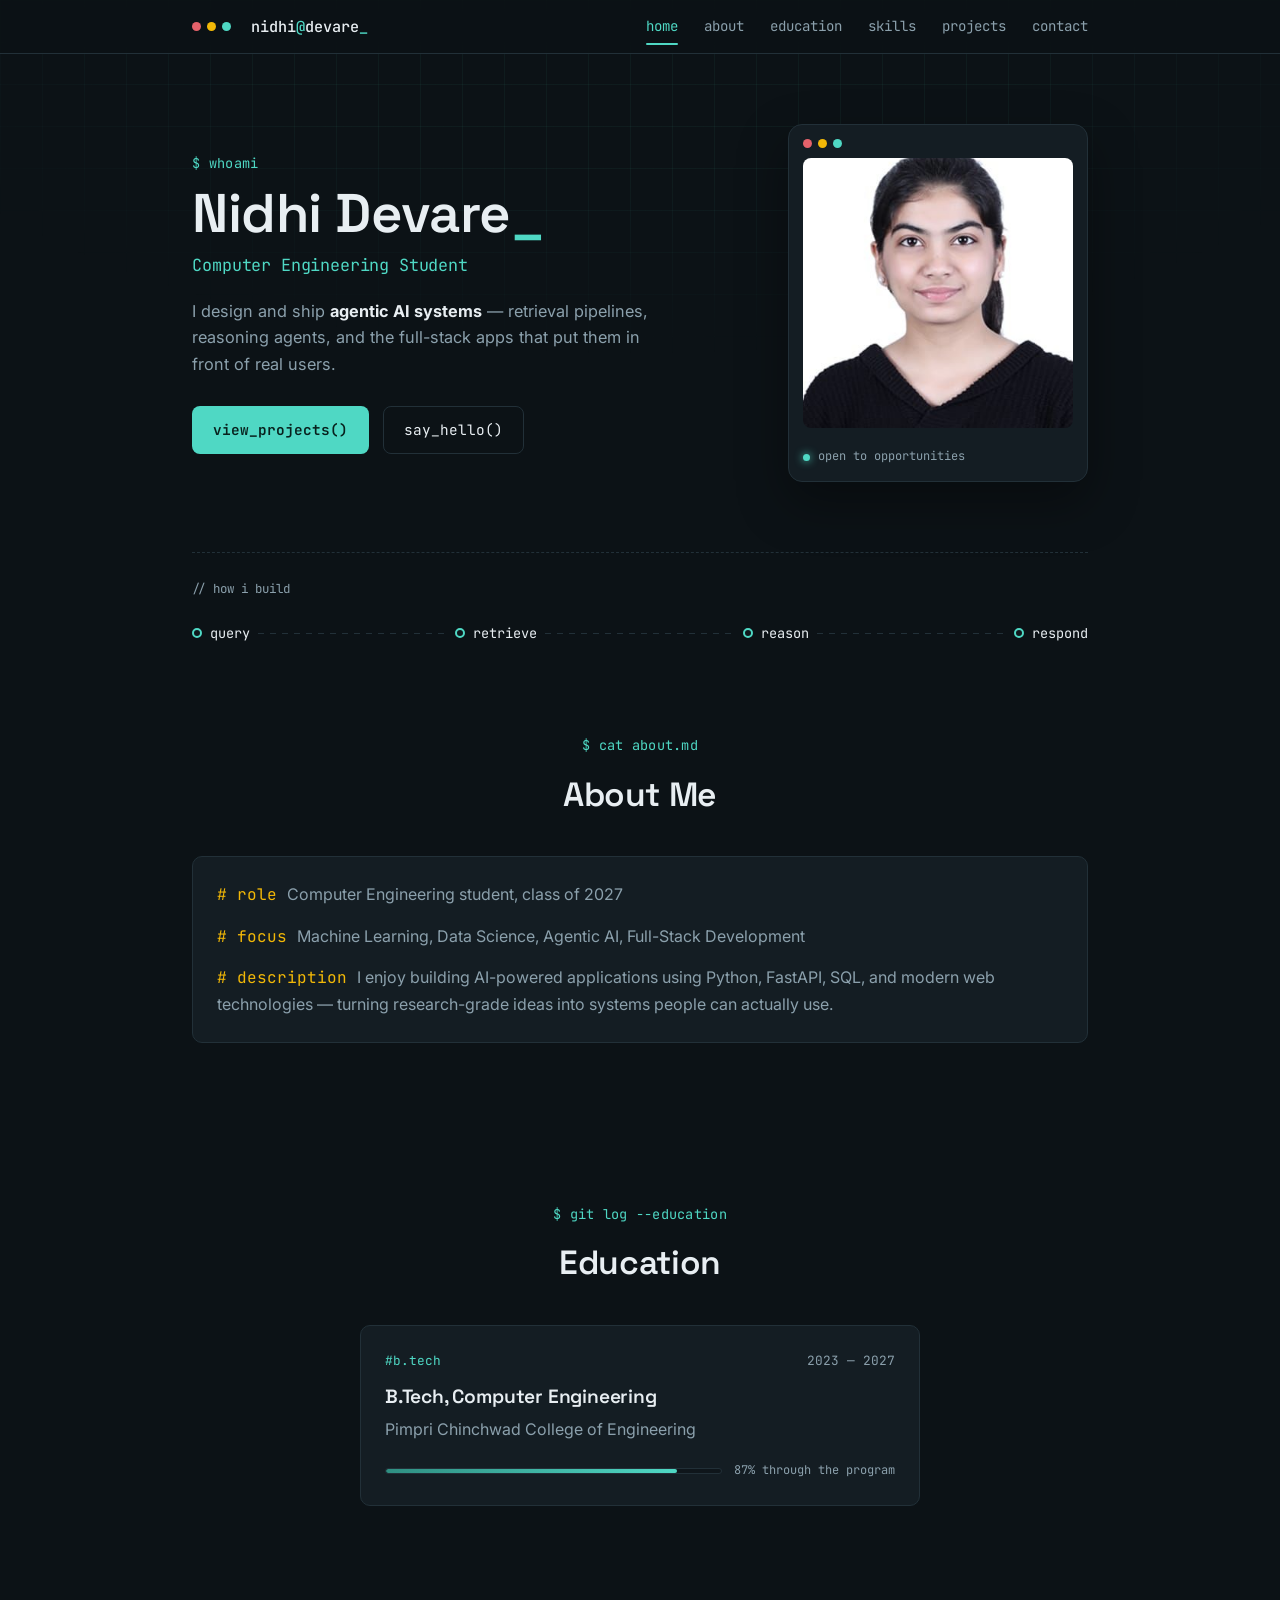
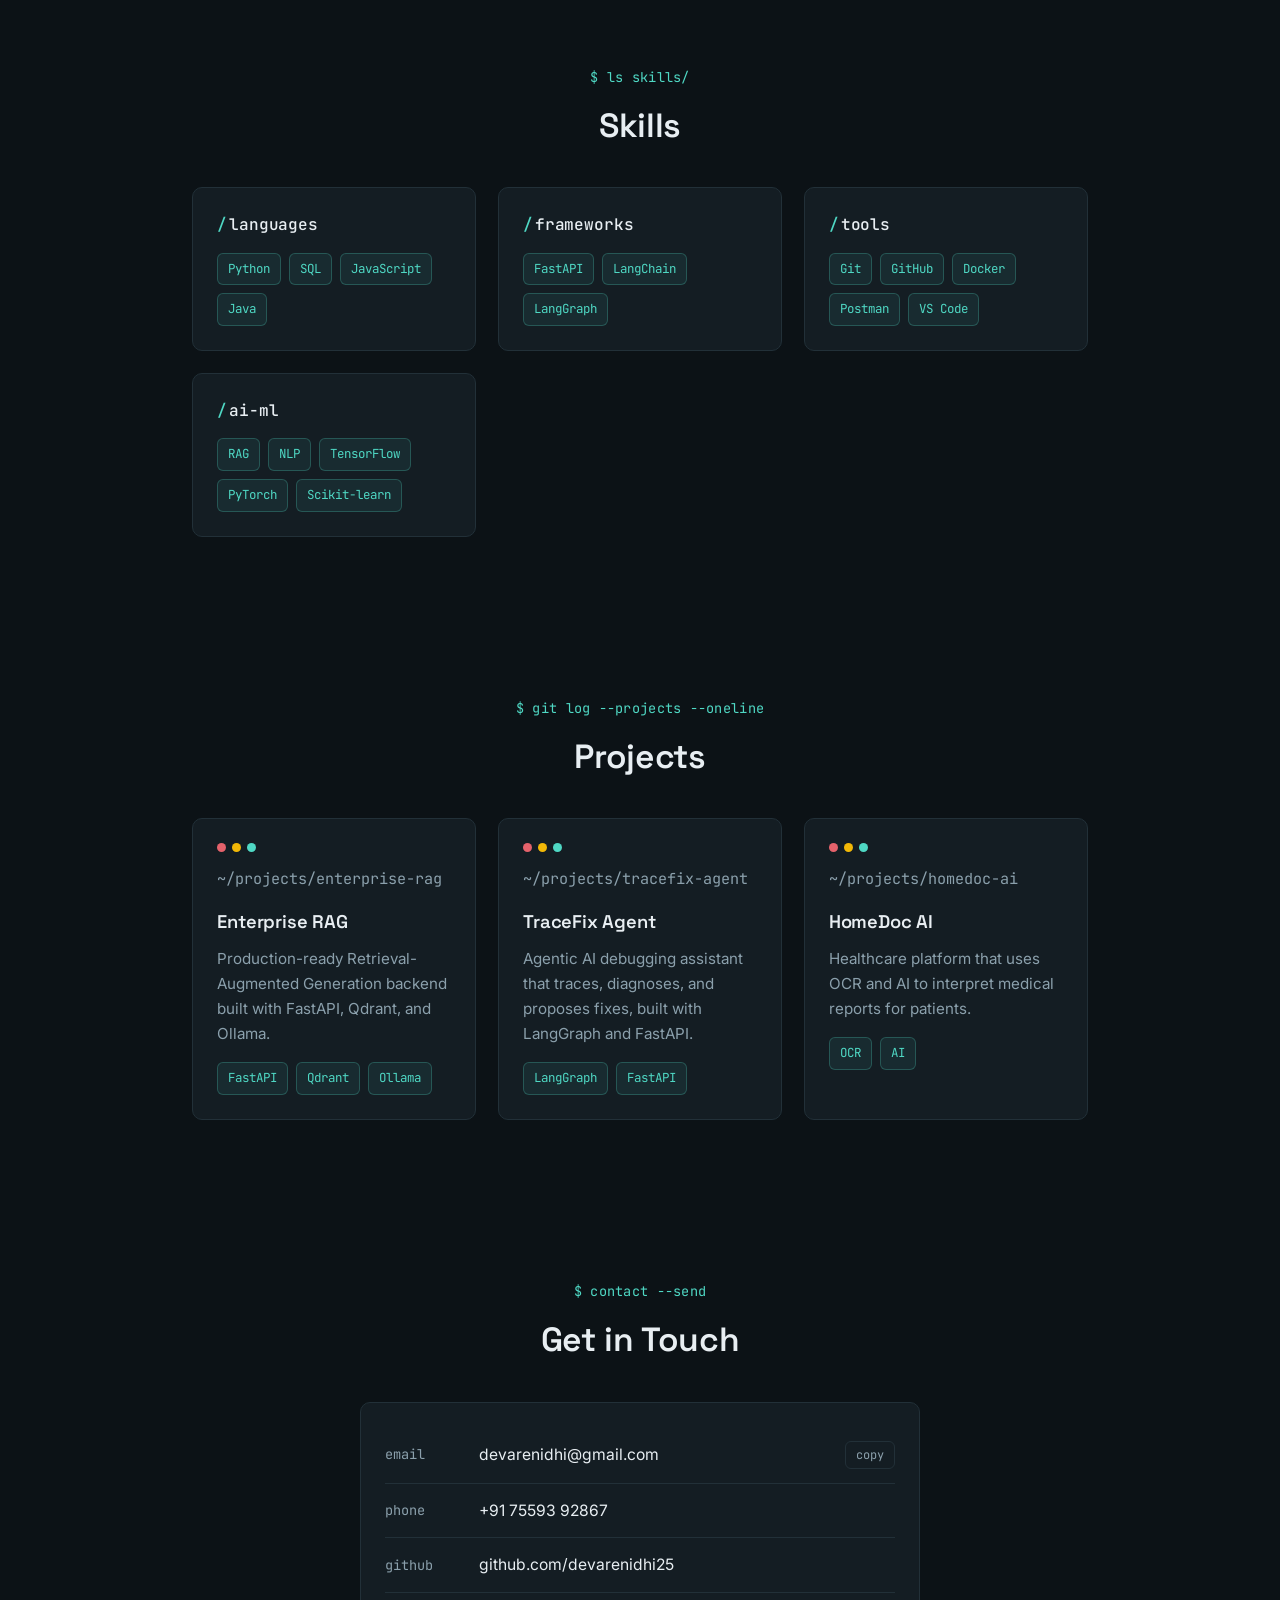
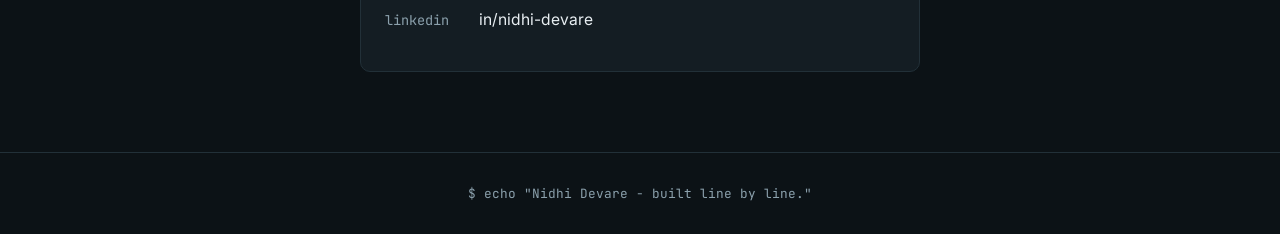
<file: profile-website/index.html>
<!DOCTYPE html>
<html lang="en">
<head>
<meta charset="UTF-8">
<meta name="viewport" content="width=device-width, initial-scale=1.0">
<title>Nidhi Devare | Computer Engineering Student</title>
<meta name="description" content="Nidhi Devare — Computer Engineering student building agentic AI systems, RAG pipelines, and full-stack applications.">
<link rel="preconnect" href="https://fonts.googleapis.com">
<link href="https://fonts.googleapis.com/css2?family=Space+Grotesk:wght@400;500;600;700&family=Inter:wght@400;500;600&family=JetBrains+Mono:wght@400;500;600&display=swap" rel="stylesheet">
<link rel="stylesheet" href="style.css">
</head>
<body>

<div class="grid-overlay" aria-hidden="true"></div>

<nav id="navbar">
  <div class="nav-inner">
    <div class="win-dots" aria-hidden="true"><span></span><span></span><span></span></div>
    <div class="logo">nidhi<span class="accent">@</span>devare<span class="cursor">_</span></div>
    <button class="nav-toggle" id="navToggle" aria-label="Toggle menu" aria-expanded="false">
      <span></span><span></span><span></span>
    </button>
    <ul id="navLinks">
      <li><a href="#home" class="active">home</a></li>
      <li><a href="#about">about</a></li>
      <li><a href="#education">education</a></li>
      <li><a href="#skills">skills</a></li>
      <li><a href="#projects">projects</a></li>
      <li><a href="#contact">contact</a></li>
    </ul>
  </div>
</nav>

<section id="home" class="hero">
  <div class="hero-inner">
    <div class="hero-text reveal">
      <p class="prompt">$ whoami</p>
      <h1>Nidhi Devare<span class="cursor">_</span></h1>
      <h3 class="type-line">Computer Engineering Student</h3>
      <p class="hero-desc">I design and ship <strong>agentic AI systems</strong> — retrieval pipelines, reasoning agents, and the full-stack apps that put them in front of real users.</p>
      <div class="hero-btns">
        <a href="#projects" class="btn btn-primary">view_projects()</a>
        <a href="#contact" class="btn btn-ghost">say_hello()</a>
      </div>
    </div>
    <div class="hero-visual reveal">
      <div class="photo-frame">
        <div class="win-dots"><span></span><span></span><span></span></div>
        <img src="assets/profile.jpg" alt="Nidhi Devare">
        <div class="badge"><span class="dot"></span> open to opportunities</div>
      </div>
    </div>
  </div>

  <div class="pipeline reveal" aria-hidden="true">
    <span class="pipeline-caption">// how i build</span>
    <div class="pipeline-track">
      <div class="pnode"><span class="pdot"></span><span class="plabel">query</span></div>
      <div class="pline"></div>
      <div class="pnode"><span class="pdot"></span><span class="plabel">retrieve</span></div>
      <div class="pline"></div>
      <div class="pnode"><span class="pdot"></span><span class="plabel">reason</span></div>
      <div class="pline"></div>
      <div class="pnode"><span class="pdot"></span><span class="plabel">respond</span></div>
    </div>
  </div>
</section>

<section id="about" class="reveal">
  <p class="prompt center">$ cat about.md</p>
  <h2>About Me</h2>
  <div class="card about-card">
    <p><span class="comment"># role</span> Computer Engineering student, class of 2027</p>
    <p><span class="comment"># focus</span> Machine Learning, Data Science, Agentic AI, Full-Stack Development</p>
    <p><span class="comment"># description</span> I enjoy building AI-powered applications using Python, FastAPI, SQL, and modern web technologies — turning research-grade ideas into systems people can actually use.</p>
  </div>
</section>

<section id="education" class="reveal">
  <p class="prompt center">$ git log --education</p>
  <h2>Education</h2>
  <div class="card edu-card">
    <div class="edu-top">
      <span class="commit-hash">#b.tech</span>
      <span class="edu-years">2023 — 2027</span>
    </div>
    <h3>B.Tech, Computer Engineering</h3>
    <p class="edu-sub">Pimpri Chinchwad College of Engineering</p>
    <div class="progress-row">
      <div class="progress-track"><div class="progress-fill" id="eduProgress"></div></div>
      <span class="progress-label" id="eduProgressLabel">in progress</span>
    </div>
  </div>
</section>

<section id="skills" class="reveal">
  <p class="prompt center">$ ls skills/</p>
  <h2>Skills</h2>
  <div class="grid">
    <div class="card skill-card">
      <h3><span class="folder">/</span>languages</h3>
      <div class="tags">
        <span class="tag">Python</span><span class="tag">SQL</span><span class="tag">JavaScript</span><span class="tag">Java</span>
      </div>
    </div>
    <div class="card skill-card">
      <h3><span class="folder">/</span>frameworks</h3>
      <div class="tags">
        <span class="tag">FastAPI</span><span class="tag">LangChain</span><span class="tag">LangGraph</span>
      </div>
    </div>
    <div class="card skill-card">
      <h3><span class="folder">/</span>tools</h3>
      <div class="tags">
        <span class="tag">Git</span><span class="tag">GitHub</span><span class="tag">Docker</span><span class="tag">Postman</span><span class="tag">VS Code</span>
      </div>
    </div>
    <div class="card skill-card">
      <h3><span class="folder">/</span>ai-ml</h3>
      <div class="tags">
        <span class="tag">RAG</span><span class="tag">NLP</span><span class="tag">TensorFlow</span><span class="tag">PyTorch</span><span class="tag">Scikit-learn</span>
      </div>
    </div>
  </div>
</section>

<section id="projects" class="reveal">
  <p class="prompt center">$ git log --projects --oneline</p>
  <h2>Projects</h2>
  <div class="grid">
    <div class="card project-card">
      <div class="win-dots"><span></span><span></span><span></span></div>
      <p class="filepath">~/projects/enterprise-rag</p>
      <h3>Enterprise RAG</h3>
      <p>Production-ready Retrieval-Augmented Generation backend built with FastAPI, Qdrant, and Ollama.</p>
      <div class="tags">
        <span class="tag">FastAPI</span><span class="tag">Qdrant</span><span class="tag">Ollama</span>
      </div>
    </div>
    <div class="card project-card">
      <div class="win-dots"><span></span><span></span><span></span></div>
      <p class="filepath">~/projects/tracefix-agent</p>
      <h3>TraceFix Agent</h3>
      <p>Agentic AI debugging assistant that traces, diagnoses, and proposes fixes, built with LangGraph and FastAPI.</p>
      <div class="tags">
        <span class="tag">LangGraph</span><span class="tag">FastAPI</span>
      </div>
    </div>
    <div class="card project-card">
      <div class="win-dots"><span></span><span></span><span></span></div>
      <p class="filepath">~/projects/homedoc-ai</p>
      <h3>HomeDoc AI</h3>
      <p>Healthcare platform that uses OCR and AI to interpret medical reports for patients.</p>
      <div class="tags">
        <span class="tag">OCR</span><span class="tag">AI</span>
      </div>
    </div>
  </div>
</section>

<section id="contact" class="reveal">
  <p class="prompt center">$ contact --send</p>
  <h2>Get in Touch</h2>
  <div class="card contact-card">
    <div class="contact-row">
      <span class="contact-label">email</span>
      <span class="contact-value">devarenidhi@gmail.com</span>
      <button class="copy-btn" id="copyEmail" data-email="devarenidhi@gmail.com">copy</button>
    </div>
    <div class="contact-row">
      <span class="contact-label">phone</span>
      <span class="contact-value">+91 75593 92867</span>
    </div>
    <div class="contact-row">
      <span class="contact-label">github</span>
      <a class="contact-value link" href="https://github.com/devarenidhi25" target="_blank" rel="noopener">github.com/devarenidhi25</a>
    </div>
    <div class="contact-row">
      <span class="contact-label">linkedin</span>
      <a class="contact-value link" href="https://www.linkedin.com/in/nidhi-devare-a52881272/" target="_blank" rel="noopener">in/nidhi-devare</a>
    </div>
  </div>
</section>

<footer>
  <p>$ echo "Nidhi Devare - built line by line."</p>
</footer>

<script src="script.js"></script>
</body>
</html>
</file>
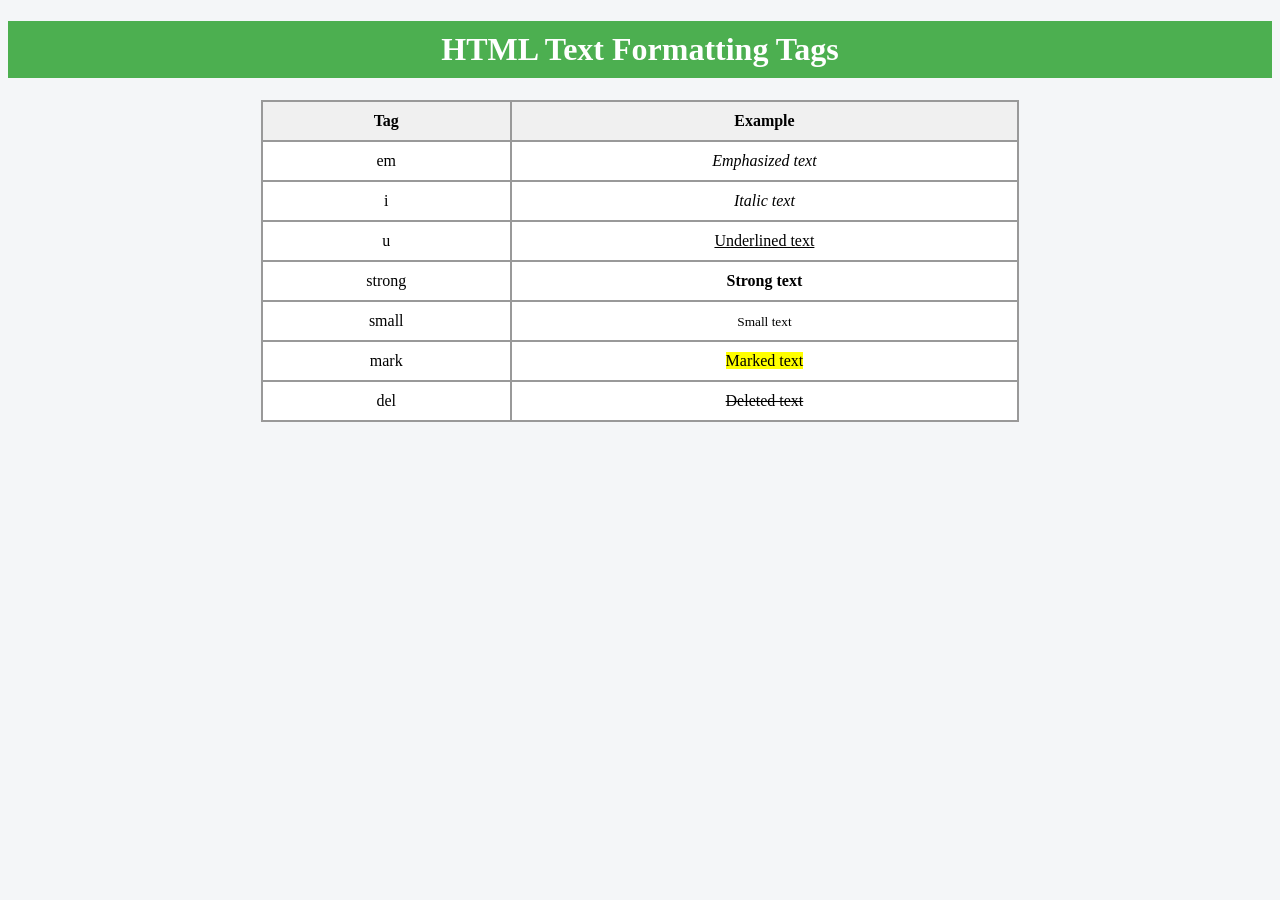
<file: Assignment-01/source-code/assi1/index.html>
<!DOCTYPE html>
<html lang="en">
<head>
    <title>HTML Text Formatting Tags</title>
</head>

<body bgcolor="#f4f6f8">

<h1 align="center" style="background-color:#4CAF50; color:white; padding:10px;">
    HTML Text Formatting Tags
</h1>

<table align="center" width="60%" border="1" cellpadding="10" cellspacing="0" bordercolor="#999" bgcolor="white">
    <tr bgcolor="#f0f0f0">
        <th>Tag</th>
        <th>Example</th>
    </tr>
    <tr>
        <td align="center">em</td>
        <td align="center"><em>Emphasized text</em></td>
    </tr>
    <tr>
        <td align="center">i</td>
        <td align="center"><i>Italic text</i></td>
    </tr>
    <tr>
        <td align="center">u</td>
        <td align="center"><u>Underlined text</u></td>
    </tr>
    <tr>
        <td align="center">strong</td>
        <td align="center"><strong>Strong text</strong></td>
    </tr>
    <tr>
        <td align="center">small</td>
        <td align="center"><small>Small text</small></td>
    </tr>
    <tr>
        <td align="center">mark</td>
        <td align="center"><mark>Marked text</mark></td>
    </tr>
    <tr>
        <td align="center">del</td>
        <td align="center"><del>Deleted text</del></td>
    </tr>
</table>

</body>
</html>
</file>
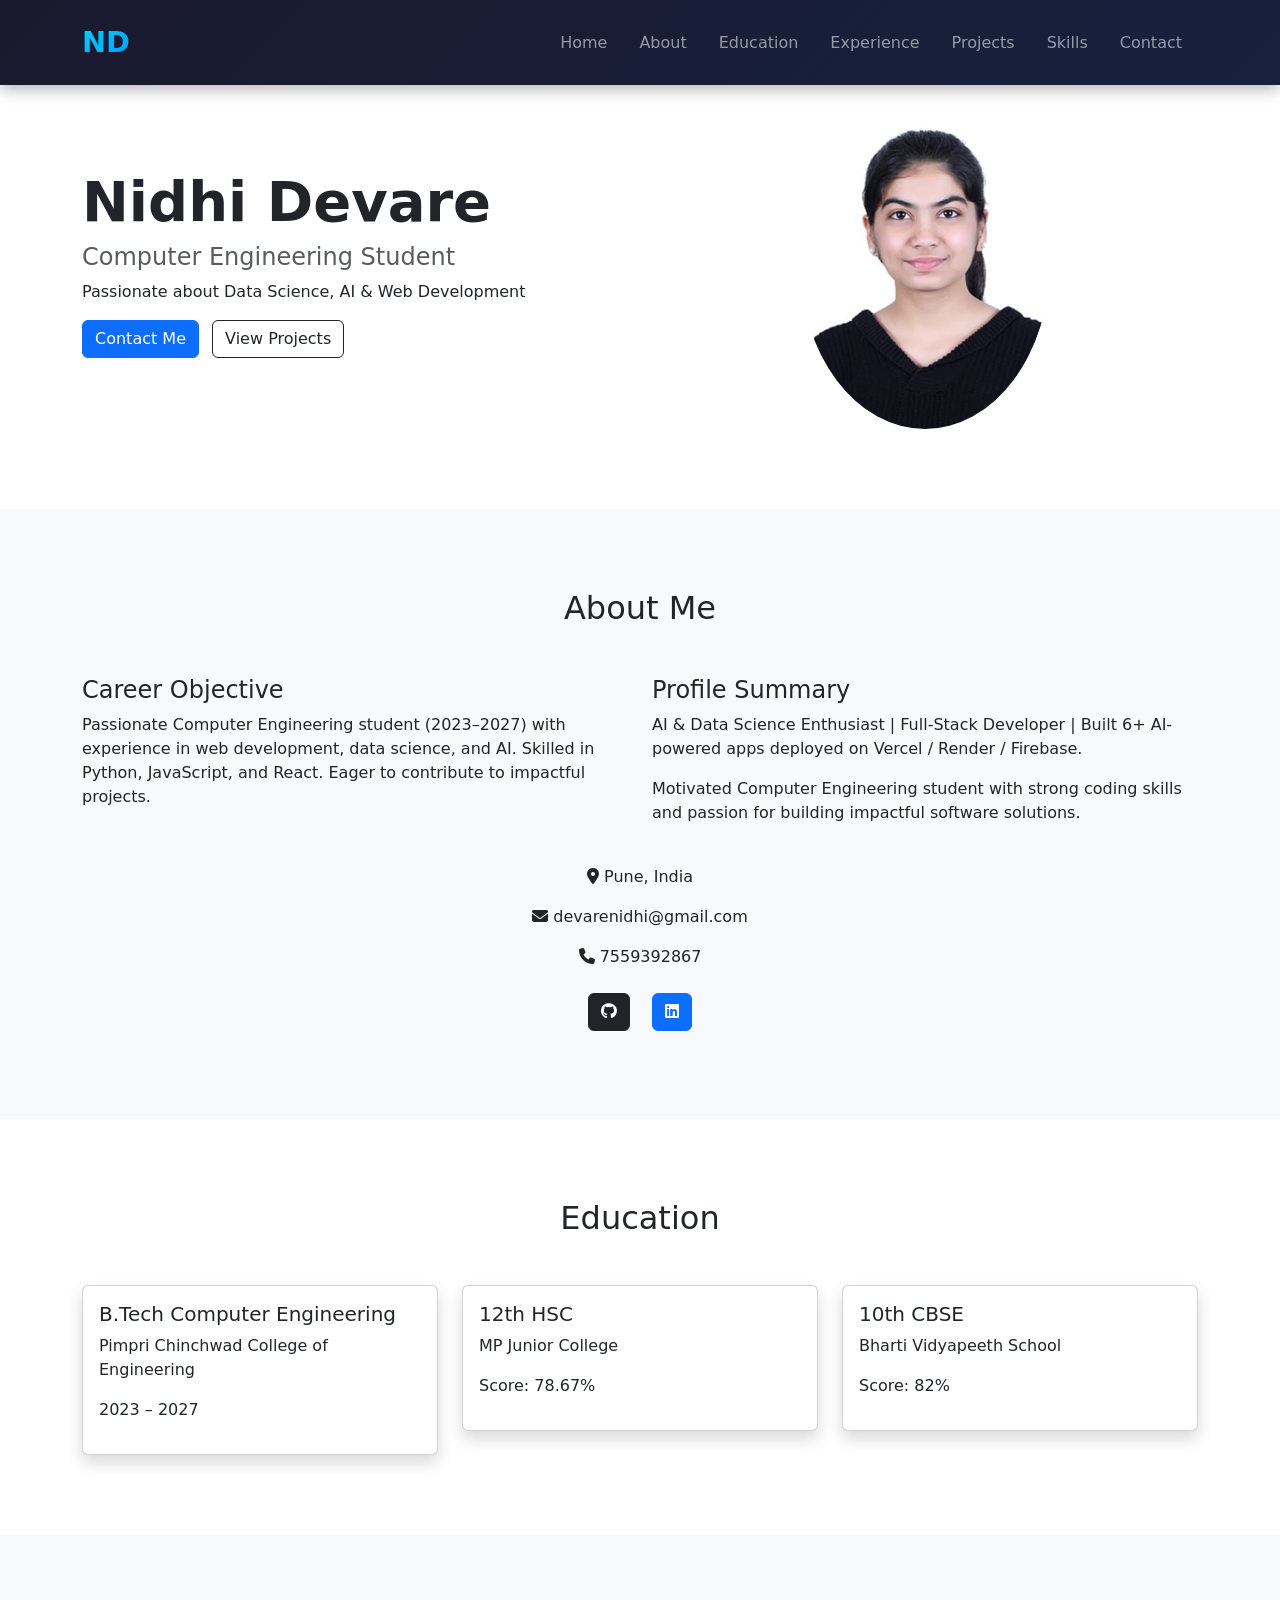
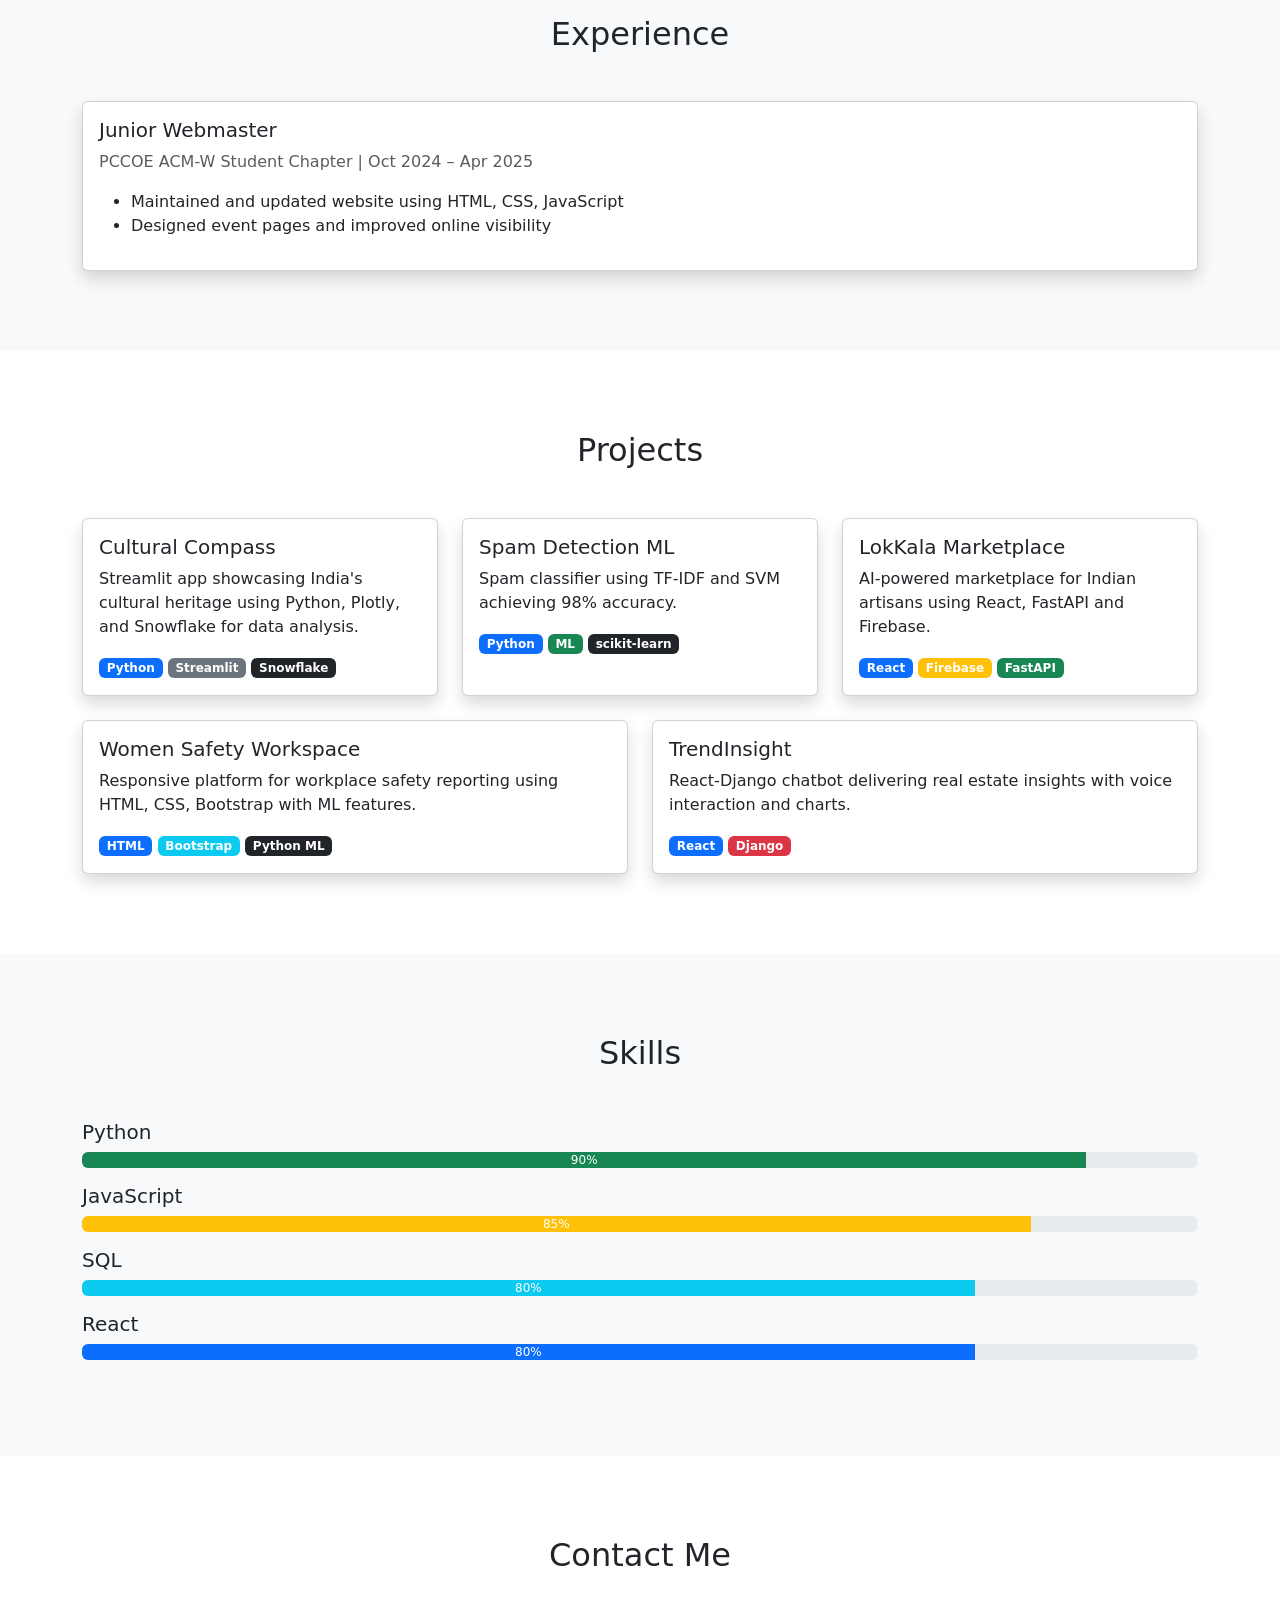
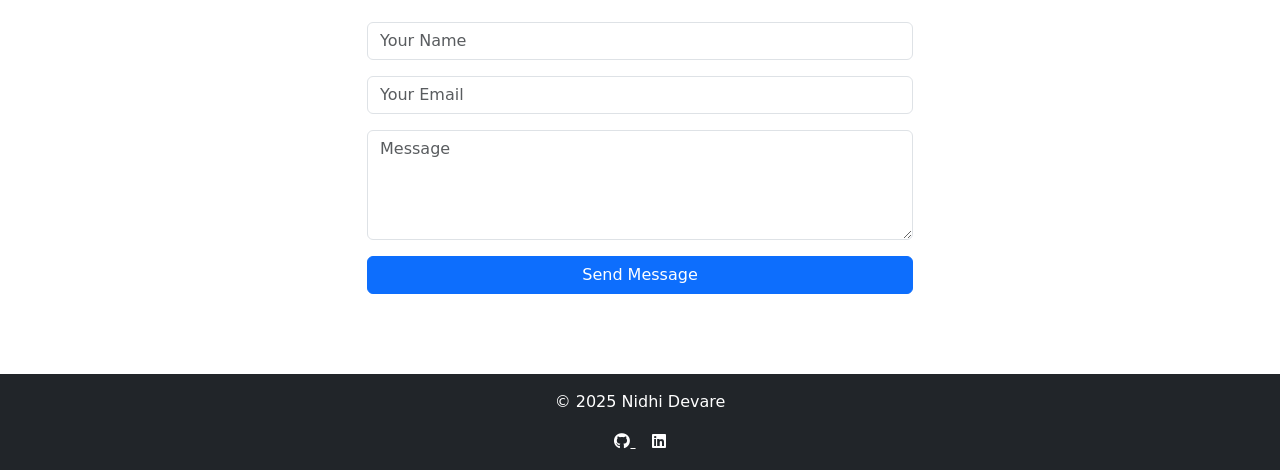
<file: Assignment-02/source-code/assignment 2/index.html>
<!DOCTYPE html>
<html lang="en">

<head>
<meta charset="UTF-8">
<meta name="viewport" content="width=device-width, initial-scale=1.0">

<title>Nidhi Devare | Portfolio</title>

<!-- Bootstrap -->
<link href="https://cdn.jsdelivr.net/npm/bootstrap@5.3.2/dist/css/bootstrap.min.css" rel="stylesheet">

<!-- Font Awesome -->
<link rel="stylesheet" href="https://cdnjs.cloudflare.com/ajax/libs/font-awesome/6.4.0/css/all.min.css">

<style>
section{
padding:80px 0;
}
.profile-image{
max-width:250px;
border-radius:50%;
}

/* Navbar Improvements */
.navbar {
  background: linear-gradient(135deg, #1a1a2e 0%, #16213e 100%) !important;
  box-shadow: 0 4px 15px rgba(0, 0, 0, 0.3);
  padding: 1rem 0;
}

.navbar-brand {
  font-size: 1.8rem;
  background: linear-gradient(135deg, #00d4ff, #0099ff);
  -webkit-background-clip: text;
  -webkit-text-fill-color: transparent;
  background-clip: text;
  transition: transform 0.3s ease;
}

.navbar-brand:hover {
  transform: scale(1.1);
}

.nav-link {
  position: relative;
  margin: 0 8px;
  font-weight: 500;
  transition: color 0.3s ease;
}

.nav-link::after {
  content: '';
  position: absolute;
  bottom: -5px;
  left: 0;
  width: 0;
  height: 2px;
  background: linear-gradient(135deg, #00d4ff, #0099ff);
  transition: width 0.3s ease;
}

.nav-link:hover {
  color: #00d4ff !important;
}

.nav-link:hover::after {
  width: 100%;
}

/* Smooth navbar toggler */
.navbar-toggler {
  border: none;
  padding: 0.25rem 0.75rem;
}

.navbar-toggler:focus {
  box-shadow: none;
  outline: 2px solid #00d4ff;
  border-radius: 4px;
}
</style>

</head>

<body>

<!-- Navbar -->

<nav class="navbar navbar-expand-lg navbar-dark bg-dark fixed-top">

<div class="container">

<a class="navbar-brand fw-bold" href="#">ND</a>

<button class="navbar-toggler" data-bs-toggle="collapse" data-bs-target="#navbar">
<span class="navbar-toggler-icon"></span>
</button>

<div class="collapse navbar-collapse" id="navbar">

<ul class="navbar-nav ms-auto">

<li class="nav-item"><a class="nav-link" href="#home">Home</a></li>
<li class="nav-item"><a class="nav-link" href="#about">About</a></li>
<li class="nav-item"><a class="nav-link" href="#education">Education</a></li>
<li class="nav-item"><a class="nav-link" href="#experience">Experience</a></li>
<li class="nav-item"><a class="nav-link" href="#projects">Projects</a></li>
<li class="nav-item"><a class="nav-link" href="#skills">Skills</a></li>
<li class="nav-item"><a class="nav-link" href="#contact">Contact</a></li>

</ul>

</div>
</div>
</nav>

<!-- Hero -->

<section id="home" class="pt-5 mt-5">

<div class="container">

<div class="row align-items-center">

<div class="col-md-6">

<h1 class="display-4 fw-bold">Nidhi Devare</h1>

<h4 class="text-muted">Computer Engineering Student</h4>

<p>Passionate about Data Science, AI & Web Development</p>

<a href="#contact" class="btn btn-primary me-2">Contact Me</a>
<a href="#projects" class="btn btn-outline-dark">View Projects</a>

</div>

<div class="col-md-6 text-center">

<img src="nidhi passport.jpeg" class="img-fluid profile-image">

</div>

</div>

</div>

</section>

<!-- About -->

<section id="about" class="bg-light">

<div class="container">

<h2 class="text-center mb-5">About Me</h2>

<div class="row">

<div class="col-md-6">

<h4>Career Objective</h4>

<p>
Passionate Computer Engineering student (2023–2027) with experience in web development, data science, and AI.
Skilled in Python, JavaScript, and React. Eager to contribute to impactful projects.
</p>

</div>

<div class="col-md-6">

<h4>Profile Summary</h4>

<p>
AI & Data Science Enthusiast | Full-Stack Developer |
Built 6+ AI-powered apps deployed on Vercel / Render / Firebase.
</p>

<p>
Motivated Computer Engineering student with strong coding skills and passion for building impactful software solutions.
</p>

</div>

</div>

<div class="text-center mt-4">

<p><i class="fa fa-map-marker-alt"></i> Pune, India</p>
<p><i class="fa fa-envelope"></i> devarenidhi@gmail.com</p>
<p><i class="fa fa-phone"></i> 7559392867</p>

<a href="https://github.com/devarenidhi25" class="btn btn-dark m-2">
<i class="fab fa-github"></i>
</a>

<a href="https://www.linkedin.com/in/nidhi-devare-a52881272/" class="btn btn-primary m-2">
<i class="fab fa-linkedin"></i>
</a>

</div>

</div>

</section>

<!-- Education -->

<section id="education">

<div class="container">

<h2 class="text-center mb-5">Education</h2>

<div class="row g-4">

<div class="col-md-4">

<div class="card shadow">

<div class="card-body">

<h5>B.Tech Computer Engineering</h5>
<p>Pimpri Chinchwad College of Engineering</p>
<p>2023 – 2027</p>

</div>
</div>
</div>

<div class="col-md-4">

<div class="card shadow">

<div class="card-body">

<h5>12th HSC</h5>
<p>MP Junior College</p>
<p>Score: 78.67%</p>

</div>
</div>
</div>

<div class="col-md-4">

<div class="card shadow">

<div class="card-body">

<h5>10th CBSE</h5>
<p>Bharti Vidyapeeth School</p>
<p>Score: 82%</p>

</div>
</div>
</div>

</div>

</div>

</section>

<!-- Experience -->

<section id="experience" class="bg-light">

<div class="container">

<h2 class="text-center mb-5">Experience</h2>

<div class="card shadow">

<div class="card-body">

<h5>Junior Webmaster</h5>

<p class="text-muted">
PCCOE ACM-W Student Chapter | Oct 2024 – Apr 2025
</p>

<ul>
<li>Maintained and updated website using HTML, CSS, JavaScript</li>
<li>Designed event pages and improved online visibility</li>
</ul>

</div>
</div>

</div>

</section>

<!-- Projects -->

<section id="projects">

<div class="container">

<h2 class="text-center mb-5">Projects</h2>

<div class="row g-4">

<!-- Project -->

<div class="col-md-4">

<div class="card h-100 shadow">

<div class="card-body">

<h5>Cultural Compass</h5>

<p>
Streamlit app showcasing India's cultural heritage using Python,
Plotly, and Snowflake for data analysis.
</p>

<span class="badge bg-primary">Python</span>
<span class="badge bg-secondary">Streamlit</span>
<span class="badge bg-dark">Snowflake</span>

</div>
</div>
</div>

<!-- Project -->

<div class="col-md-4">

<div class="card h-100 shadow">

<div class="card-body">

<h5>Spam Detection ML</h5>

<p>
Spam classifier using TF-IDF and SVM achieving 98% accuracy.
</p>

<span class="badge bg-primary">Python</span>
<span class="badge bg-success">ML</span>
<span class="badge bg-dark">scikit-learn</span>

</div>
</div>
</div>

<!-- Project -->

<div class="col-md-4">

<div class="card h-100 shadow">

<div class="card-body">

<h5>LokKala Marketplace</h5>

<p>
AI-powered marketplace for Indian artisans using React,
FastAPI and Firebase.
</p>

<span class="badge bg-primary">React</span>
<span class="badge bg-warning">Firebase</span>
<span class="badge bg-success">FastAPI</span>

</div>
</div>
</div>

<!-- Project -->

<div class="col-md-6">

<div class="card h-100 shadow">

<div class="card-body">

<h5>Women Safety Workspace</h5>

<p>
Responsive platform for workplace safety reporting using
HTML, CSS, Bootstrap with ML features.
</p>

<span class="badge bg-primary">HTML</span>
<span class="badge bg-info">Bootstrap</span>
<span class="badge bg-dark">Python ML</span>

</div>
</div>
</div>

<!-- Project -->

<div class="col-md-6">

<div class="card h-100 shadow">

<div class="card-body">

<h5>TrendInsight</h5>

<p>
React-Django chatbot delivering real estate insights with
voice interaction and charts.
</p>

<span class="badge bg-primary">React</span>
<span class="badge bg-danger">Django</span>

</div>
</div>
</div>

</div>

</div>

</section>

<!-- Skills -->

<section id="skills" class="bg-light">

<div class="container">

<h2 class="text-center mb-5">Skills</h2>

<h5>Python</h5>
<div class="progress mb-3">
<div class="progress-bar bg-success" style="width:90%">90%</div>
</div>

<h5>JavaScript</h5>
<div class="progress mb-3">
<div class="progress-bar bg-warning" style="width:85%">85%</div>
</div>

<h5>SQL</h5>
<div class="progress mb-3">
<div class="progress-bar bg-info" style="width:80%">80%</div>
</div>

<h5>React</h5>
<div class="progress mb-3">
<div class="progress-bar bg-primary" style="width:80%">80%</div>
</div>

</div>

</section>

<!-- Contact -->

<section id="contact">

<div class="container">

<h2 class="text-center mb-5">Contact Me</h2>

<div class="row justify-content-center">

<div class="col-md-6">

<form>

<div class="mb-3">
<input type="text" class="form-control" placeholder="Your Name">
</div>

<div class="mb-3">
<input type="email" class="form-control" placeholder="Your Email">
</div>

<div class="mb-3">
<textarea class="form-control" rows="4" placeholder="Message"></textarea>
</div>

<button class="btn btn-primary w-100">Send Message</button>

</form>

</div>

</div>

</div>

</section>

<!-- Footer -->

<footer class="bg-dark text-white text-center py-3">

<p>© 2025 Nidhi Devare</p>

<a href="https://github.com/devarenidhi25" class="text-white me-3">
<i class="fab fa-github"></i>
</a>

<a href="https://linkedin.com" class="text-white">
<i class="fab fa-linkedin"></i>
</a>

</footer>

<!-- Bootstrap JS -->

<script src="https://cdn.jsdelivr.net/npm/bootstrap@5.3.2/dist/js/bootstrap.bundle.min.js"></script>

</body>
</html>
</file>
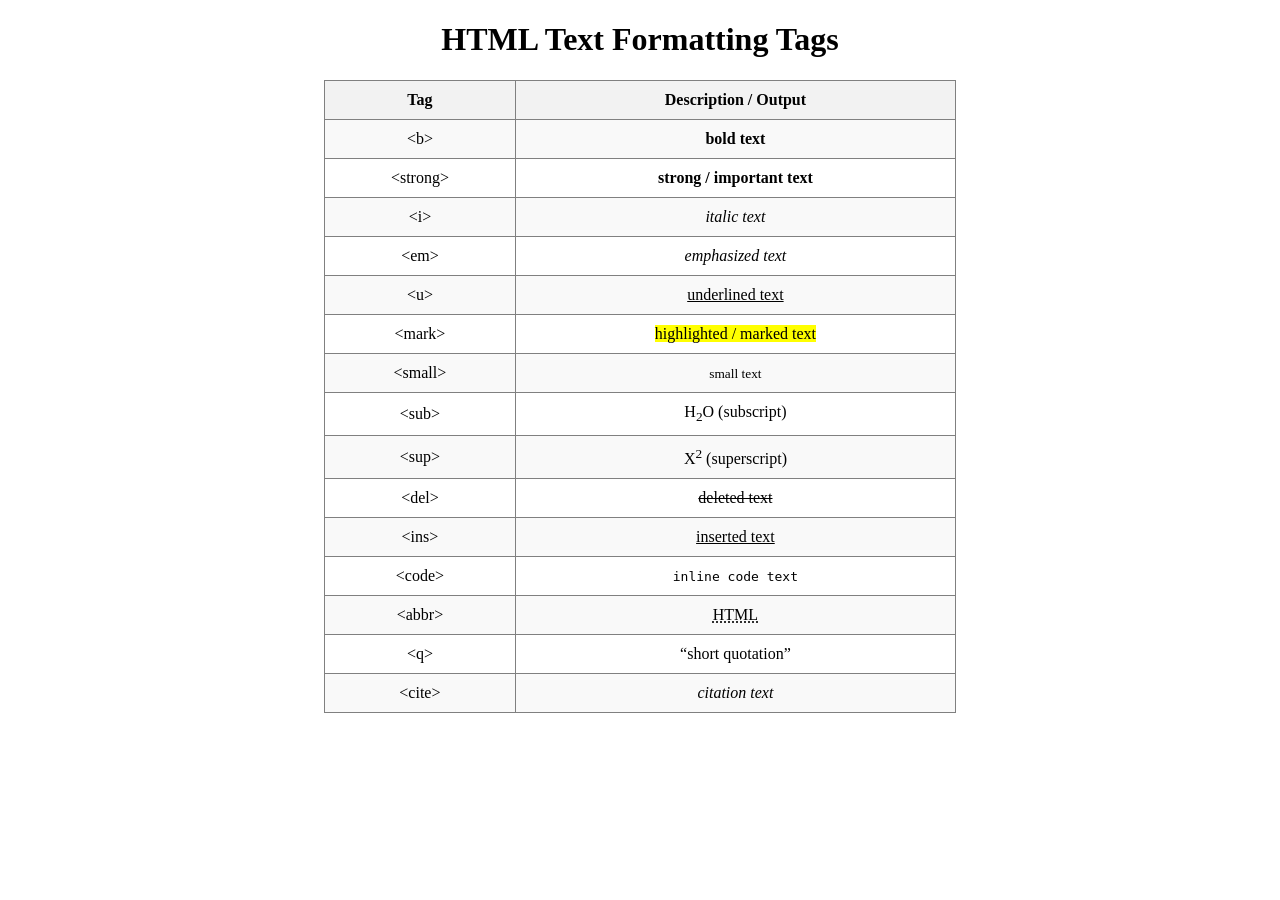
<file: Assignment-01/source-code/assi1/ass1.html>
<!DOCTYPE html>
<html lang="en">
<head>
    <meta charset="UTF-8">
    <title>HTML Tags</title>
</head>
<body>
    <h1>
        HTML Text Formatting Tags
    </h1>
    
    <table border="1">
        <tr>
            <th>Tag</th>
            <th>Description / Output</th>
        </tr>

        <tr><td>&lt;b&gt;</td><td><b>bold text</b></td></tr>
        <tr><td>&lt;strong&gt;</td><td><strong>strong / important text</strong></td></tr>

        <tr><td>&lt;i&gt;</td><td><i>italic text</i></td></tr>
        <tr><td>&lt;em&gt;</td><td><em>emphasized text</em></td></tr>

        <tr><td>&lt;u&gt;</td><td><u>underlined text</u></td></tr>
        <tr><td>&lt;mark&gt;</td><td><mark>highlighted / marked text</mark></td></tr>

        <tr><td>&lt;small&gt;</td><td><small>small text</small></td></tr>
        <tr><td>&lt;sub&gt;</td><td>H<sub>2</sub>O (subscript)</td></tr>
        <tr><td>&lt;sup&gt;</td><td>X<sup>2</sup> (superscript)</td></tr>

        <tr><td>&lt;del&gt;</td><td><del>deleted text</del></td></tr>
        <tr><td>&lt;ins&gt;</td><td><ins>inserted text</ins></td></tr>

        <tr><td>&lt;code&gt;</td><td><code>inline code text</code></td></tr>
        <tr><td>&lt;abbr&gt;</td><td><abbr title="HyperText Markup Language">HTML</abbr></td></tr>
        <tr><td>&lt;q&gt;</td><td><q>short quotation</q></td></tr>
        <tr><td>&lt;cite&gt;</td><td><cite>citation text</cite></td></tr>
    </table>

        <style>
            table {
                width: 50%;
                margin: auto;
                border-collapse: collapse;
            }
            th, td {
                padding: 10px;
                text-align: center;
            }
            th {
                background-color: #f2f2f2;
            }
            tr:nth-child(even) {
                background-color: #f9f9f9;
            }
            h1 {
                text-align: center;
            }
        </style>
</body>
</html>
</file>
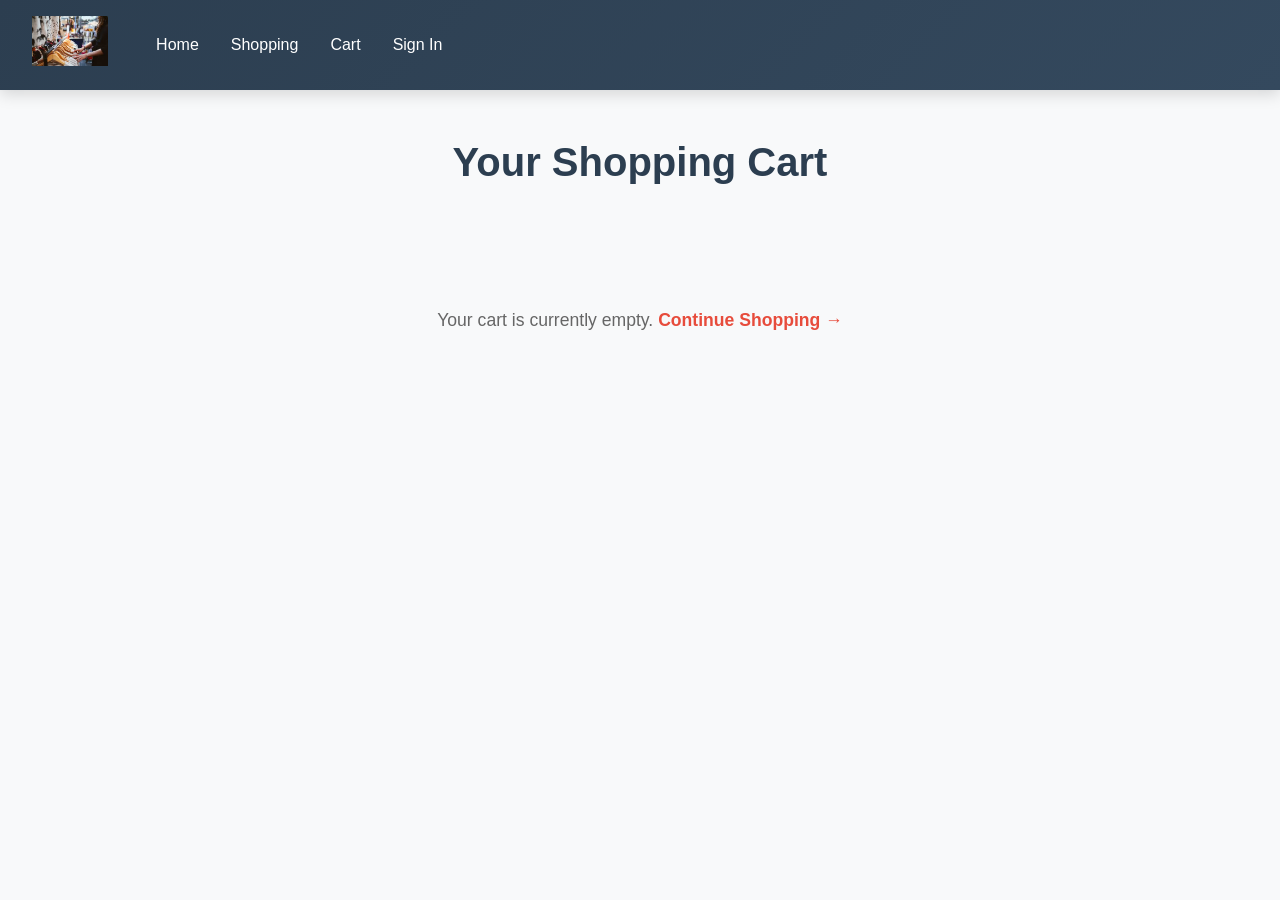
<file: Assignment-03/source-code/e-commerce/cart.html>
<!DOCTYPE html>
<html lang="en">
<head>
    <meta charset="UTF-8">
    <meta name="viewport" content="width=device-width, initial-scale=1.0">
    <title>My Cart - ELARA</title>
    <link rel="stylesheet" href="catrt.css">
</head>
<body>
    <header class="header">
        <div class="logo">
            <img src="./image.png" alt="Brand Logo">
        </div>
        <nav class="navbar" id="navMenu">
            <ul class="nav-links">
                <li><a href="home.html">Home</a></li>
                <li><a href="shop.html">Shopping</a></li>
                <li><a href="cart.html">Cart</a></li>
                <li><a href="signin.html">Sign In</a></li>
            </ul>
        </nav>
    </header>

    <div class="cart-container">
        <h1>Your Shopping Cart</h1>
        
        <div id="cart-items"></div>
        
        <p id="empty-msg">Your cart is currently empty. <a href="shop.html" style="color: #e74c3c; text-decoration: none; font-weight: 600;">Continue Shopping →</a></p>
        
        <div class="cart-summary" id="summary-section" style="display: none;">
            <div class="summary-row">
                <span class="summary-label">Subtotal:</span>
                <span class="summary-value" id="subtotal">₹0</span>
            </div>
            <div class="summary-row">
                <span class="summary-label">Shipping:</span>
                <span class="summary-value" id="shipping">FREE</span>
            </div>
            <div class="summary-row summary-total">
                <span class="summary-label">Total:</span>
                <span class="summary-value" id="total-amount">₹0</span>
            </div>
        </div>

        <div class="cart-actions" id="actions-section" style="display: none;">
            <button id="checkout-btn">Proceed to Checkout</button>
            <button id="clear-cart-btn">Clear Cart</button>
        </div>
    </div>

    <script src="cart.js"></script>
    <script src="render-cart.js"></script>
</body>
</html>
</file>
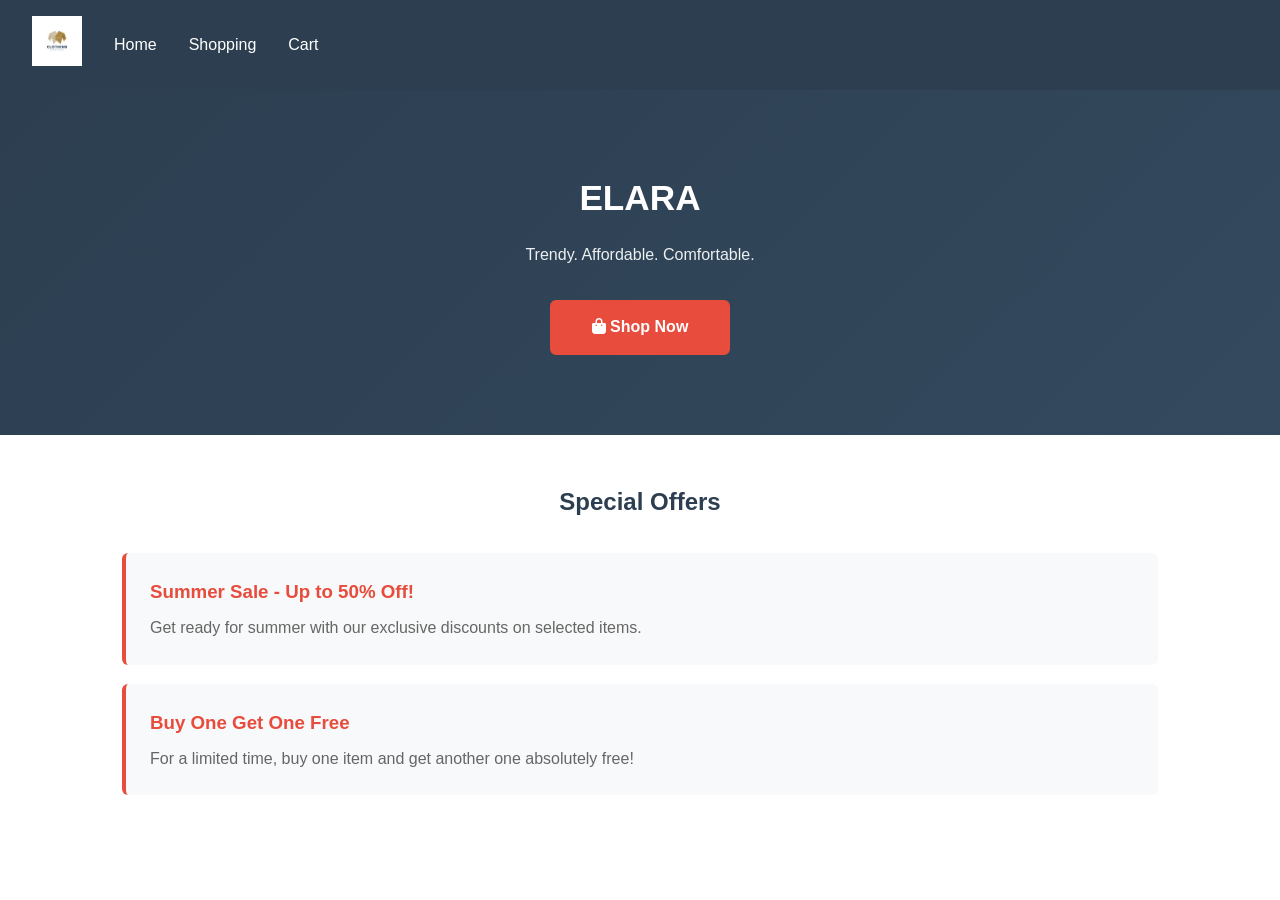
<file: Assignment-03/source-code/e-commerce/home.html>
<!DOCTYPE html>
<html lang="en">
<head>
    <meta charset="UTF-8">
    <meta name="viewport" content="width=device-width, initial-scale=1.0">
    <title>ELARA: Cloth Shopping Website</title>
    <link rel="icon" href="./image.png" type="image/png">
    <link rel="stylesheet" href="home.css">
    <link rel="stylesheet" 
      href="https://cdnjs.cloudflare.com/ajax/libs/font-awesome/6.5.0/css/all.min.css">

</head>
<body>
    <!-- <h1>ELARA</h1>
    <h2>Your Favorite Outfit Studio</h2> -->
    <header class = "header">
        <div class = "logo">
            <img src="./logo.png" alt = "Brand Logo">

        </div>
        <!-- <button id="menu-toggle">☰</button> -->
        <nav class="navbar" id="navMenu">
            <ul class="nav-links">
                <li><a href="home.html">Home</a></li>
                <li><a href="shop.html">Shopping</a></li>
                <li><a href="cart.html">Cart</a></li>
                <li><a href="signin.html"><i class=""></i></a></li>
            </ul>
        </nav>
    </header>
    <div class="hero-section">
        <h2>ELARA</h2>
        <p>Trendy. Affordable. Comfortable.</p>
        <a href="shop.html" class="shop-now-button"><i class="fa-solid fa-bag-shopping"></i>
 Shop Now</a>
        
    </div>
    <div class = "offers-section">
        <h2>Special Offers</h2>
        <div class="offer">
            <h3>Summer Sale - Up to 50% Off!</h3>
            <p>Get ready for summer with our exclusive discounts on selected items.</p>
        </div>
        <div class="offer">
            <h3>Buy One Get One Free</h3>
            <p>For a limited time, buy one item and get another one absolutely free!</p>
        </div>
</body>
</html>
</file>
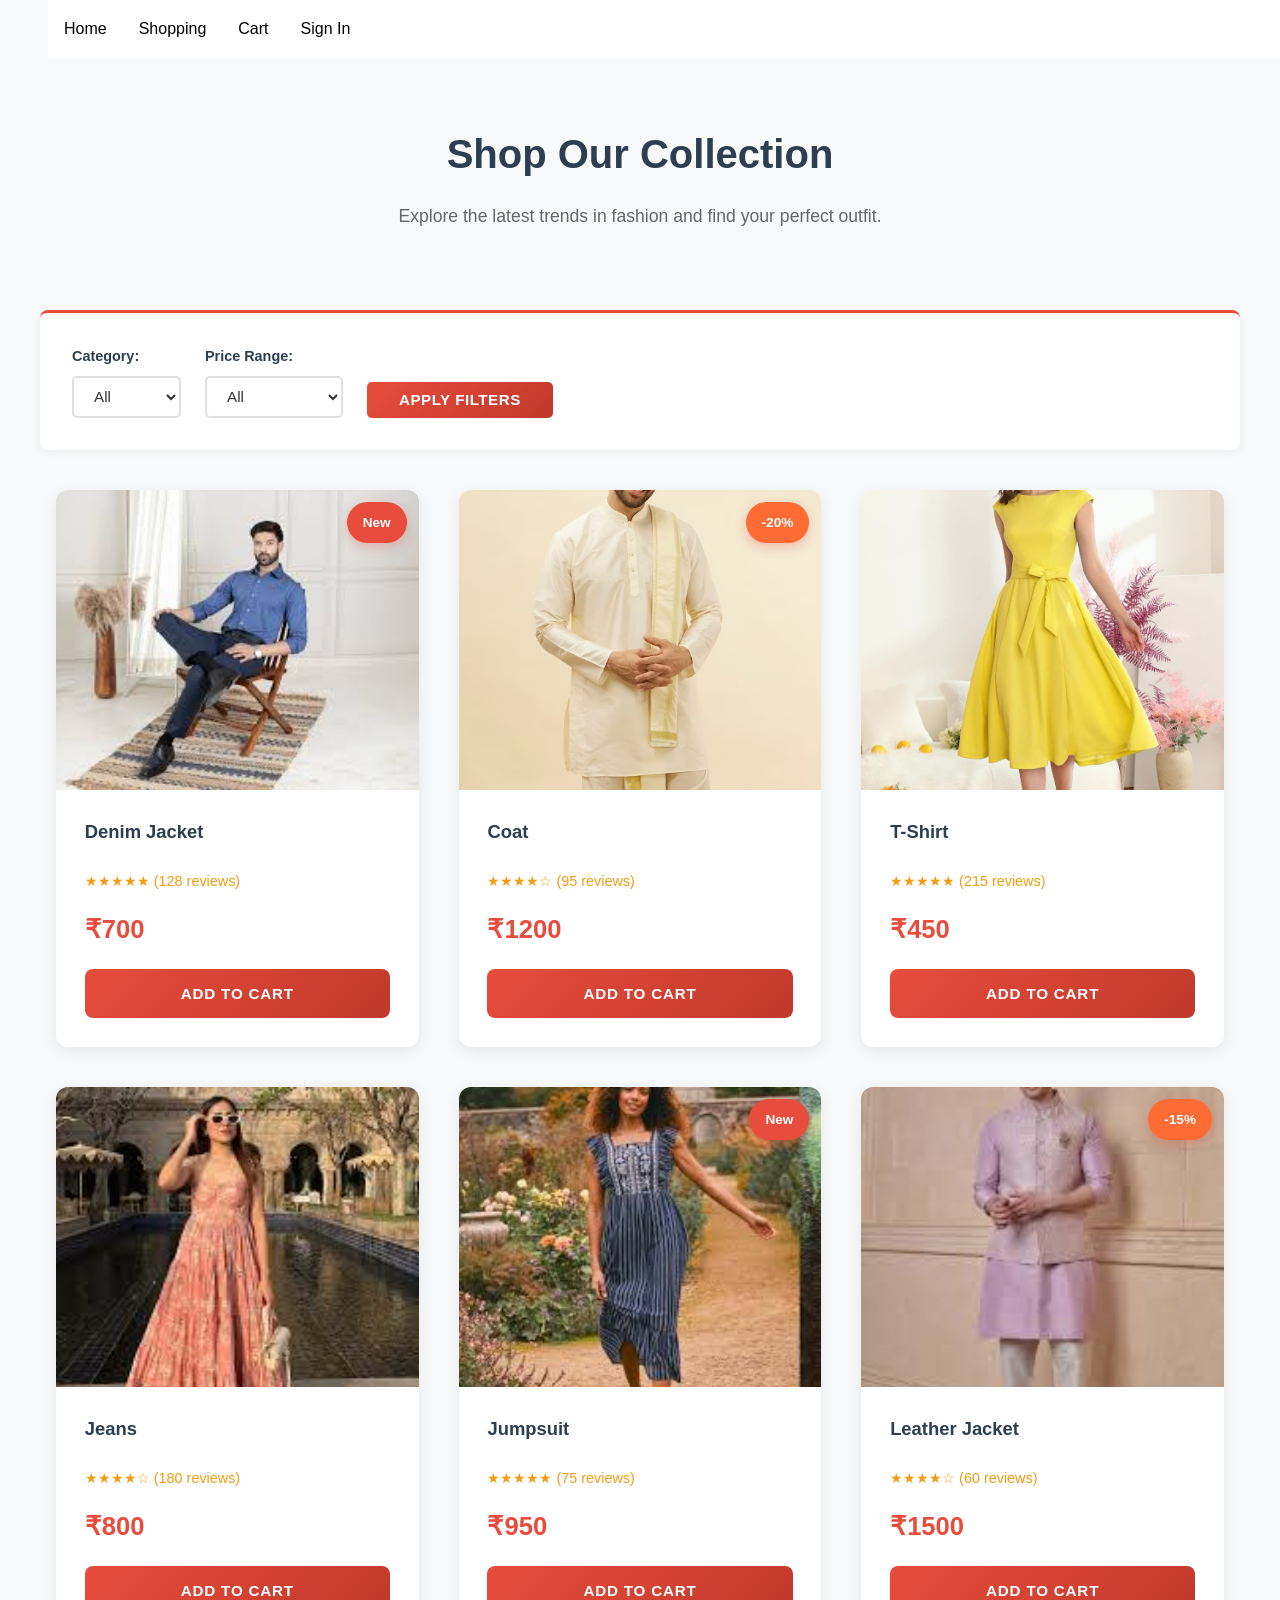
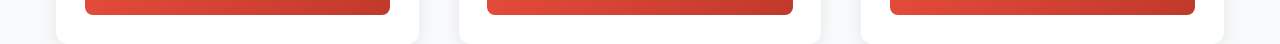
<file: Assignment-03/source-code/e-commerce/shop.html>
<!DOCTYPE html>
<html lang="en">
<head>
    <meta charset="UTF-8">
    <meta name="viewport" content="width=device-width, initial-scale=1.0">
    <title>Shopping Page</title>
    <link rel="stylesheet" href="shop.css">
</head>
<body>
        <nav class="navbar" id="navMenu">
            <ul class="nav-links">
                <li><a href="home.html">Home</a></li>
                <li><a href="shop.html">Shopping</a></li>
                <li><a href="cart.html">Cart</a></li>
                <li><a href="signin.html">Sign In</a></li>
            </ul>
        </nav>
    <div class="shop-container">
        <div class="shop-header">
            <h1>Shop Our Collection</h1>
            <p>Explore the latest trends in fashion and find your perfect outfit.</p>
        </div>

        <div class="filter-section">
            <div class="filter-options">
                <div class="filter-group">
                    <label for="category">Category:</label>
                    <select id="category">
                        <option value="all">All</option>
                        <option value="men">Men</option>
                        <option value="women">Women</option>
                    </select>
                </div>
                <div class="filter-group">
                    <label for="price-range">Price Range:</label>
                    <select id="price-range">
                        <option value="all">All</option>
                        <option value="0-50">0 - 500</option>
                        <option value="51-100">501 - 1000</option>
                        <option value="101-200">1001 - 2000</option>
                    </select>
                </div>
                <button id="apply-filters" class="filter-btn">Apply Filters</button>
            </div>
        </div>

        <div class="products-container">
            <div class="products-grid">
                <div class="product-card" data-id="1" data-name="Denim Jacket" data-price="700" data-image="products/dm1.png">
                    <div class="product-image">
                        <img src="products/dm1.png" alt="Denim Jacket">
                        <div class="product-badge">New</div>
                    </div>
                    <div class="product-info">
                        <h3 class="product-name">Denim Jacket</h3>
                        <div class="product-rating">★★★★★ (128 reviews)</div>
                        <p class="product-price">₹700</p>
                        <button class="add-to-cart-btn">Add to Cart</button>
                    </div>
                </div>

                <div class="product-card" data-id="2" data-name="Coat" data-price="1200" data-image="products/dm2.png">
                    <div class="product-image">
                        <img src="products/dm2.png" alt="Coat">
                        <div class="product-badge sale">-20%</div>
                    </div>
                    <div class="product-info">
                        <h3 class="product-name">Coat</h3>
                        <div class="product-rating">★★★★☆ (95 reviews)</div>
                        <p class="product-price">₹1200</p>
                        <button class="add-to-cart-btn">Add to Cart</button>
                    </div>
                </div>

                <div class="product-card" data-id="3" data-name="T-Shirt" data-price="450" data-image="products/dw1.png">
                    <div class="product-image">
                        <img src="products/dw1.png" alt="T Shirt">
                    </div>
                    <div class="product-info">
                        <h3 class="product-name">T-Shirt</h3>
                        <div class="product-rating">★★★★★ (215 reviews)</div>
                        <p class="product-price">₹450</p>
                        <button class="add-to-cart-btn">Add to Cart</button>
                    </div>
                </div>

                <div class="product-card" data-id="4" data-name="Jeans" data-price="800" data-image="products/dw2.png">
                    <div class="product-image">
                        <img src="products/dw2.png" alt="Jeans">
                    </div>
                    <div class="product-info">
                        <h3 class="product-name">Jeans</h3>
                        <div class="product-rating">★★★★☆ (180 reviews)</div>
                        <p class="product-price">₹800</p>
                        <button class="add-to-cart-btn">Add to Cart</button>
                    </div>
                </div>

                <div class="product-card" data-id="5" data-name="Jumpsuit" data-price="950" data-image="products/dw3.png">
                    <div class="product-image">
                        <img src="products/dw3.png" alt="Jumpsuit">
                        <div class="product-badge">New</div>
                    </div>
                    <div class="product-info">
                        <h3 class="product-name">Jumpsuit</h3>
                        <div class="product-rating">★★★★★ (75 reviews)</div>
                        <p class="product-price">₹950</p>
                        <button class="add-to-cart-btn">Add to Cart</button>
                    </div>
                </div>

                <div class="product-card" data-id="6" data-name="Leather Jacket" data-price="1500" data-image="products/dm3.png">
                    <div class="product-image">
                        <img src="products/dm3.png" alt="Leather Jacket">
                        <div class="product-badge sale">-15%</div>
                    </div>
                    <div class="product-info">
                        <h3 class="product-name">Leather Jacket</h3>
                        <div class="product-rating">★★★★☆ (60 reviews)</div>
                        <p class="product-price">₹1500</p>
                        <button class="add-to-cart-btn">Add to Cart</button>
                    </div>
                </div>
            </div>


        <script src="cart.js"></script>


</body>
</html>
</file>
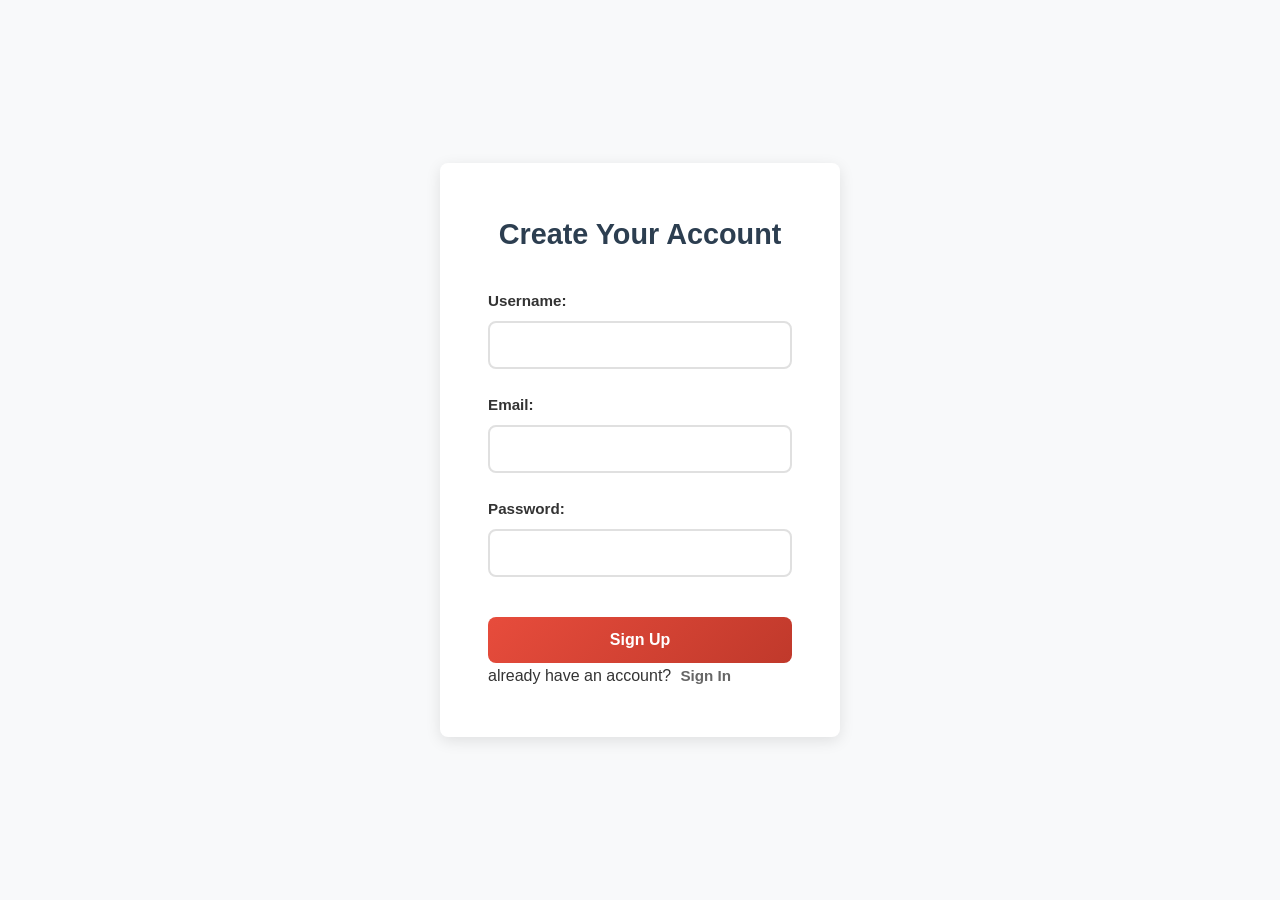
<file: Assignment-03/source-code/e-commerce/signup.html>
<!DOCTYPE html>
<html lang="en">
<head>
    <meta charset="UTF-8">
    <meta name="viewport" content="width=device-width, initial-scale=1.0">
    <title>Sign Up</title>
    <link rel="stylesheet" href="signup.css">
</head>
<body>
    <div class ="signup-container">
        <h2>Create Your Account</h2>
        <form>
            <div class="form-group">
                <label for="username">Username:</label>
                <input type="text" id="username" name="username" required>
            </div>
            <div class="form-group">
                <label for="email">Email:</label>
                <input type="email" id="email" name="email" required>
            </div>
            <div class="form-group">
                <label for="password">Password:</label>
                <input type="password" id="password" name="password" required>
            </div>
            <button type="submit">Sign Up</button>
        </form>
        already have an account? <a href="signin.html">Sign In</a>

    </div>
</body>
</html>
</file>
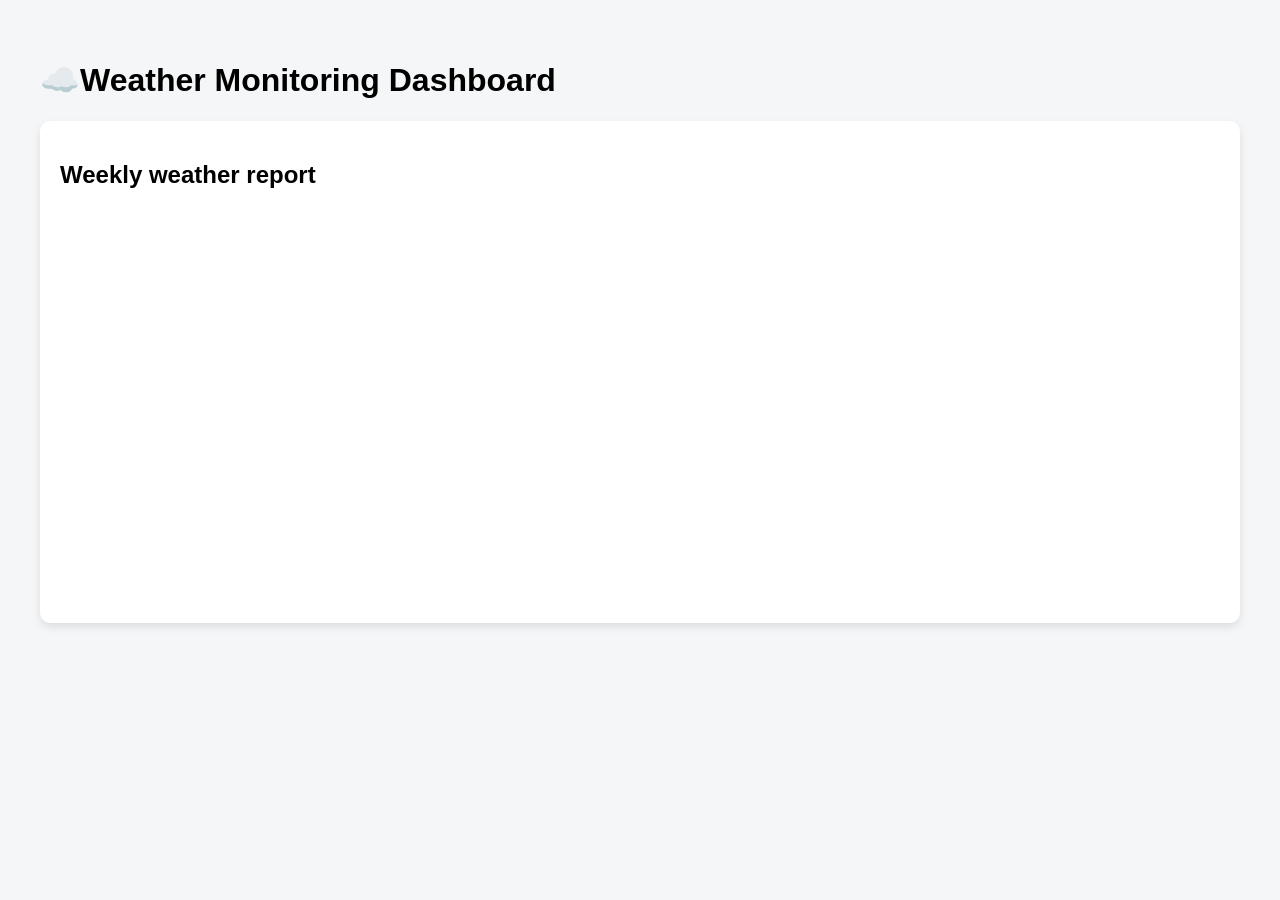
<file: Assignment-04/source-code/weather app/weather_dashboard.html>
<!DOCTYPE html>
<html lang="en">
<head>
    <meta charset="UTF-8">
    <title>Interactive Weather Dashboard</title>
    <!-- <script src="https://cdn.jsdelivr.net/npm/chart.js"></script> -->
    <script src="https://d3js.org/d3.v7.min.js"></script>
    <style>
        body {
            font-family: Arial, sans-serif;
            background: #f4f6f8;
            margin: 20px;
            padding: 20px;
        }
        .h1 {
            text-align: center;
        }
        .card {
            background: white;
            padding: 20px;
            border-radius: 10px;
            box-shadow: 0 4px 8px rgba(0, 0, 0, 0.1);
            margin-bottom: 20px;
        }

        h2 {    
            margin-bottom: 10px;
        }

        .line {
            fill:none;
            stroke-width: 3;
        }

        .temp {
            stroke: red;
        }
        .humidity {
            stroke: blue;
        }
        .rainfall {
            stroke: green;
        }
    </style>
</head>

<body>

<h1>☁️Weather Monitoring Dashboard</h1>

<div class="card">
    <h2> Weekly weather report</h2>
    <svg width="600" height="400"></svg>
</div>



<script>
    const rainfallLine = d3.line()
    .x(d => x(d.day))
    .y(d => y(d.rainfall));
    const data = [
        {day:"Mon", temp:32, humidity:60, rainfall:5},
        {day:"Tue", temp:30, humidity:65, rainfall:10},
        {day:"Wed", temp:28, humidity:70, rainfall:15},
        {day:"Thu", temp:31, humidity:55, rainfall:0},
        {day:"Fri", temp:29, humidity:68, rainfall:8},
        {day:"Sat", temp:27, humidity:72, rainfall:20},
        {day:"Sun", temp:30, humidity:63, rainfall:12}
    ];

    const svg = d3.select("svg"),
    margin = {top:30, right:40, bottom:50, left:60},
    width = +svg.attr("width") - margin.left - margin.right,
    height = +svg.attr("height") - margin.top - margin.bottom;
    const g = svg.append("g").attr("transform", `translate(${margin.left},${margin.top})`);

    const x = d3.scalePoint()
        .domain(data.map(d => d.day))
        .range([0, width]);
    const y = d3.scaleLinear()
    .domain([0, 100])
    .range([height, 0]);
    g.append("g")
    .attr("transform", `translate(0,${height})`)
    .call(d3.axisBottom(x));
    
    g.append("g")
    .call(d3.axisLeft(y));
    const tempLine = d3.line()
    .x(d => x(d.day))
    .y(d => y(d.temp));

    const humidityLine = d3.line()
    .x(d => x(d.day))
    .y(d => y(d.humidity));

    g.append("path").datum(data).attr("class", "line temp").attr("d", tempLine);
    g.append("path").datum(data).attr("class", "line humidity").attr("d", humidityLine);
    g.append("path").datum(data).attr("class", "line rainfall").attr("d",rainfallLine);
    
    const legend = g.append("g").attr("transform", "translate(10, 10)");
    legend.append("rect").attr("width",12).attr("height",12).attr("fill","red");
    legend.append("text").attr("x", 20).attr("y", 10).text("Temperature (°C)");
    legend.append("rect").attr("y", 20).attr("width",12).attr("height",12).attr("fill","blue");
    legend.append("text").attr("x", 20).attr("y", 30).text("Humidity (%)");
    legend.append("rect").attr("y", 40).attr("width",12).attr("height",12).attr("fill","green");
    legend.append("text").attr("x", 20).attr("y", 50).text("Rainfall (mm)");


    
</script>

</body>
</html>
</file>
<file: profile-website/style.css>
/* ===== Design tokens ===== */
:root{
  --bg: #0c1216;
  --bg-alt: #0f161b;
  --surface: #141d23;
  --surface-hover: #182229;
  --border: #223038;
  --text: #e8eef2;
  --text-muted: #8ba0ac;
  --accent: #4fd8c4;
  --accent-dim: #2f8f82;
  --accent-warm: #f2b807;
  --font-display: 'Space Grotesk', sans-serif;
  --font-body: 'Inter', sans-serif;
  --font-mono: 'JetBrains Mono', monospace;
  --radius: 10px;
  --max-width: 1100px;
}

*{margin:0;padding:0;box-sizing:border-box;}

html{scroll-behavior:smooth;}

body{
  background:var(--bg);
  color:var(--text);
  font-family:var(--font-body);
  line-height:1.65;
  overflow-x:hidden;
}

@media (prefers-reduced-motion: reduce){
  html{scroll-behavior:auto;}
  *{animation-duration:0.01ms !important; animation-iteration-count:1 !important; transition-duration:0.01ms !important;}
}

/* faint engineering grid backdrop */
.grid-overlay{
  position:fixed;
  inset:0;
  pointer-events:none;
  z-index:0;
  background-image:
    linear-gradient(rgba(79,216,196,0.05) 1px, transparent 1px),
    linear-gradient(90deg, rgba(79,216,196,0.05) 1px, transparent 1px);
  background-size:42px 42px;
  mask-image:radial-gradient(ellipse 80% 50% at 50% 0%, black 40%, transparent 80%);
}

a{color:inherit;text-decoration:none;}

h1,h2,h3{font-family:var(--font-display); font-weight:600; letter-spacing:-0.01em;}

.cursor{
  display:inline-block;
  color:var(--accent);
  animation:blink 1.1s steps(1) infinite;
}
@keyframes blink{ 50%{opacity:0;} }

.accent{color:var(--accent);}

.prompt{
  font-family:var(--font-mono);
  color:var(--accent);
  font-size:0.85rem;
  letter-spacing:0.02em;
  margin-bottom:10px;
}
.prompt.center{text-align:center;}

section > h2{
  text-align:center;
  margin-bottom:34px;
  font-size:clamp(1.6rem,3vw,2.1rem);
}

section{
  position:relative;
  z-index:1;
  padding:80px 8%;
  max-width:var(--max-width);
  margin:0 auto;
}

/* ===== Nav ===== */
nav{
  position:sticky;
  top:0;
  z-index:50;
  background:rgba(12,18,22,0.85);
  backdrop-filter:blur(10px);
  border-bottom:1px solid var(--border);
}
.nav-inner{
  display:flex;
  align-items:center;
  gap:20px;
  padding:14px 8%;
  max-width:var(--max-width);
  margin:0 auto;
}
.win-dots{display:flex;gap:6px;}
.win-dots span{
  width:9px;height:9px;border-radius:50%;
  background:var(--border);
}
.win-dots span:nth-child(1){background:#e5626b;}
.win-dots span:nth-child(2){background:#f2b807;}
.win-dots span:nth-child(3){background:#4fd8c4;}

.logo{
  font-family:var(--font-mono);
  font-weight:500;
  font-size:0.95rem;
  color:var(--text);
}

#navLinks{
  display:flex;
  list-style:none;
  gap:26px;
  margin-left:auto;
  font-family:var(--font-mono);
  font-size:0.88rem;
}
#navLinks a{
  color:var(--text-muted);
  position:relative;
  padding:4px 0;
  transition:color .2s ease;
}
#navLinks a::before{content:'';}
#navLinks a:hover, #navLinks a.active{color:var(--accent);}
#navLinks a.active::after{
  content:'';
  position:absolute;
  left:0; bottom:-6px;
  width:100%; height:2px;
  background:var(--accent);
  border-radius:2px;
}

.nav-toggle{
  display:none;
  flex-direction:column;
  gap:5px;
  background:none;
  border:none;
  cursor:pointer;
  margin-left:auto;
}
.nav-toggle span{
  width:22px; height:2px; background:var(--text);
  border-radius:2px;
}

/* ===== Hero ===== */
.hero{
  max-width:var(--max-width);
  margin:0 auto;
  padding:70px 8% 0;
  position:relative;
  z-index:1;
}
.hero-inner{
  display:flex;
  align-items:center;
  justify-content:space-between;
  gap:50px;
  flex-wrap:wrap;
}
.hero-text{flex:1 1 420px;}
.hero-text h1{
  font-size:clamp(2.4rem,5vw,3.4rem);
  line-height:1.05;
  margin-bottom:10px;
}
.type-line{
  font-family:var(--font-mono);
  font-weight:400;
  font-size:1.05rem;
  color:var(--accent);
  margin-bottom:18px;
}
.hero-desc{
  color:var(--text-muted);
  max-width:480px;
  margin-bottom:28px;
  font-size:1.02rem;
}
.hero-desc strong{color:var(--text);}

.hero-btns{display:flex; gap:14px; flex-wrap:wrap;}
.btn{
  font-family:var(--font-mono);
  font-size:0.9rem;
  padding:11px 20px;
  border-radius:8px;
  border:1px solid transparent;
  display:inline-block;
  transition:transform .15s ease, background .2s ease, border-color .2s ease;
}
.btn-primary{
  background:var(--accent);
  color:#08211d;
  font-weight:600;
}
.btn-primary:hover{transform:translateY(-2px); background:#63e3d1;}
.btn-ghost{
  border-color:var(--border);
  color:var(--text);
}
.btn-ghost:hover{border-color:var(--accent); color:var(--accent); transform:translateY(-2px);}

.hero-visual{flex:0 1 300px;}
.photo-frame{
  background:var(--surface);
  border:1px solid var(--border);
  border-radius:14px;
  padding:14px;
  box-shadow:0 20px 50px rgba(0,0,0,0.35);
}
.photo-frame img{
  width:100%;
  aspect-ratio:1/1;
  object-fit:cover;
  border-radius:8px;
  margin-top:10px;
  filter:grayscale(15%);
}
.badge{
  margin-top:12px;
  font-family:var(--font-mono);
  font-size:0.75rem;
  color:var(--text-muted);
  display:flex;
  align-items:center;
  gap:8px;
}
.badge .dot{
  width:7px;height:7px;border-radius:50%;
  background:var(--accent);
  box-shadow:0 0 8px var(--accent);
  animation:pulse 1.6s ease-in-out infinite;
}
@keyframes pulse{
  0%,100%{opacity:1; transform:scale(1);}
  50%{opacity:0.4; transform:scale(0.8);}
}

/* ===== Pipeline strip ===== */
.pipeline{
  margin-top:70px;
  padding:26px 0 10px;
  border-top:1px dashed var(--border);
}
.pipeline-caption{
  font-family:var(--font-mono);
  font-size:0.78rem;
  color:var(--text-muted);
  display:block;
  margin-bottom:22px;
}
.pipeline-track{
  display:flex;
  align-items:center;
  justify-content:space-between;
  flex-wrap:wrap;
  gap:8px;
}
.pnode{
  display:flex;
  align-items:center;
  gap:8px;
  font-family:var(--font-mono);
  font-size:0.85rem;
  color:var(--text);
  white-space:nowrap;
}
.pdot{
  width:10px;height:10px;border-radius:50%;
  background:var(--bg-alt);
  border:2px solid var(--accent);
  box-shadow:0 0 0 0 rgba(79,216,196,0.5);
  animation:ripple 2.4s ease-out infinite;
}
.pnode:nth-child(3) .pdot{animation-delay:.6s;}
.pnode:nth-child(5) .pdot{animation-delay:1.2s;}
.pnode:nth-child(7) .pdot{animation-delay:1.8s;}
@keyframes ripple{
  0%{box-shadow:0 0 0 0 rgba(79,216,196,0.45);}
  70%{box-shadow:0 0 0 8px rgba(79,216,196,0);}
  100%{box-shadow:0 0 0 0 rgba(79,216,196,0);}
}
.pline{
  flex:1 1 40px;
  min-width:24px;
  height:1px;
  background-image:repeating-linear-gradient(90deg, var(--border) 0 6px, transparent 6px 12px);
}

/* ===== Cards & grid ===== */
.grid{
  display:grid;
  grid-template-columns:repeat(auto-fit,minmax(230px,1fr));
  gap:22px;
}
.card{
  background:var(--surface);
  border:1px solid var(--border);
  border-radius:var(--radius);
  padding:24px;
  transition:transform .2s ease, border-color .2s ease;
}
.card:hover{transform:translateY(-3px); border-color:var(--accent-dim);}

.about-card p{margin-bottom:14px; color:var(--text-muted);}
.about-card p:last-child{margin-bottom:0;}
.comment{
  font-family:var(--font-mono);
  color:var(--accent-warm);
  margin-right:6px;
}

.edu-card{max-width:560px; margin:0 auto;}
.edu-top{
  display:flex;
  justify-content:space-between;
  font-family:var(--font-mono);
  font-size:0.8rem;
  color:var(--text-muted);
  margin-bottom:10px;
}
.commit-hash{color:var(--accent);}
.edu-card h3{font-size:1.2rem; margin-bottom:4px;}
.edu-sub{color:var(--text-muted); margin-bottom:18px;}
.progress-row{display:flex; align-items:center; gap:12px;}
.progress-track{
  flex:1;
  height:6px;
  background:var(--bg-alt);
  border-radius:4px;
  overflow:hidden;
  border:1px solid var(--border);
}
.progress-fill{
  height:100%;
  width:0%;
  background:linear-gradient(90deg, var(--accent-dim), var(--accent));
  border-radius:4px;
  transition:width 1.2s ease;
}
.progress-label{
  font-family:var(--font-mono);
  font-size:0.75rem;
  color:var(--text-muted);
  white-space:nowrap;
}

.skill-card h3{
  font-size:1rem;
  font-family:var(--font-mono);
  color:var(--text);
  margin-bottom:14px;
  font-weight:500;
}
.folder{color:var(--accent); margin-right:2px;}
.tags{display:flex; flex-wrap:wrap; gap:8px;}
.tag{
  font-family:var(--font-mono);
  font-size:0.78rem;
  color:var(--accent);
  background:rgba(79,216,196,0.08);
  border:1px solid rgba(79,216,196,0.25);
  padding:5px 10px;
  border-radius:6px;
  transition:background .2s ease;
}
.tag:hover{background:rgba(79,216,196,0.16);}

.project-card{position:relative;}
.filepath{
  font-family:var(--font-mono);
  font-size:0.78rem;
  color:var(--text-muted);
  margin:14px 0 6px;
}
.project-card h3{font-size:1.15rem; margin-bottom:8px;}
.project-card p{color:var(--text-muted); margin-bottom:16px; font-size:0.95rem;}

/* ===== Contact ===== */
.contact-card{max-width:560px; margin:0 auto;}
.contact-row{
  display:flex;
  align-items:center;
  gap:14px;
  padding:14px 0;
  border-bottom:1px solid var(--border);
  flex-wrap:wrap;
}
.contact-row:last-child{border-bottom:none;}
.contact-label{
  font-family:var(--font-mono);
  color:var(--text-muted);
  width:80px;
  font-size:0.85rem;
}
.contact-value{font-size:0.98rem;}
.contact-value.link:hover{color:var(--accent);}
.copy-btn{
  margin-left:auto;
  font-family:var(--font-mono);
  font-size:0.75rem;
  background:none;
  border:1px solid var(--border);
  color:var(--text-muted);
  padding:5px 10px;
  border-radius:6px;
  cursor:pointer;
  transition:all .2s ease;
}
.copy-btn:hover{border-color:var(--accent); color:var(--accent);}

/* ===== Footer ===== */
footer{
  text-align:center;
  padding:30px 8%;
  font-family:var(--font-mono);
  font-size:0.8rem;
  color:var(--text-muted);
  border-top:1px solid var(--border);
  position:relative;
  z-index:1;
}

/* ===== Reveal on scroll ===== */
.reveal{
  opacity:0;
  transform:translateY(24px);
  transition:opacity .7s ease, transform .7s ease;
}
.reveal.in-view{
  opacity:1;
  transform:translateY(0);
}

/* ===== Responsive ===== */
@media(max-width:860px){
  .nav-toggle{display:flex;}
  #navLinks{
    position:absolute;
    top:100%; left:0; right:0;
    background:var(--bg-alt);
    border-bottom:1px solid var(--border);
    flex-direction:column;
    padding:16px 8% 20px;
    gap:16px;
    display:none;
  }
  #navLinks.open{display:flex;}
  .pipeline-track{justify-content:flex-start;}
  .pline{flex:0 0 24px;}
}

@media(max-width:600px){
  section{padding:60px 6%;}
  .hero{padding:50px 6% 0;}
  .contact-label{width:70px;}
}
</file>
<file: Assignment-03/source-code/e-commerce/catrt.css>
/* Colors & Variables */
:root {
    --primary-color: #2c3e50;
    --accent-color: #e74c3c;
    --accent-dark: #c0392b;
    --light-bg: #f8f9fa;
    --text-dark: #333333;
    --text-light: #666666;
    --success-color: #27ae60;
    --border-radius: 8px;
}

* {
    margin: 0;
    padding: 0;
    box-sizing: border-box;
}

body {
    font-family: 'Segoe UI', Tahoma, Geneva, Verdana, sans-serif;
    background-color: var(--light-bg);
    color: var(--text-dark);
    line-height: 1.6;
}

/* Header Navigation */
.header {
    background: linear-gradient(135deg, var(--primary-color) 0%, #34495e 100%);
    color: white;
    padding: 1rem 2rem;
    display: flex;
    justify-content: space-between;
    align-items: center;
    box-shadow: 0 4px 15px rgba(0,0,0,0.15);
    position: sticky;
    top: 0;
    z-index: 100;
}

.logo img {
    height: 50px;
    width: auto;
    transition: transform 0.3s ease;
}

.logo img:hover {
    transform: scale(1.05);
}

.navbar {
    flex: 1;
    margin-left: 3rem;
}

.nav-links {
    list-style: none;
    display: flex;
    gap: 2rem;
}

.nav-links a {
    color: white;
    text-decoration: none;
    font-weight: 500;
    transition: all 0.3s ease;
    position: relative;
}

.nav-links a::after {
    content: '';
    position: absolute;
    bottom: -5px;
    left: 0;
    width: 0;
    height: 2px;
    background-color: var(--accent-color);
    transition: width 0.3s ease;
}

.nav-links a:hover::after {
    width: 100%;
}

.nav-links a:hover {
    color: var(--accent-color);
}

/* Cart Header */
h1 {
    text-align: center;
    color: var(--primary-color);
    margin: 2.5rem 0 0.5rem;
    font-size: 2.5rem;
    font-weight: 800;
}

/* Cart Container */
.cart-container {
    max-width: 1000px;
    margin: 2rem auto;
    padding: 0 1.5rem;
}

/* Empty Cart Message */
#empty-msg {
    text-align: center;
    font-size: 1.1rem;
    color: var(--text-light);
    padding: 3rem;
    display: none;
}

#empty-msg.show {
    display: block;
}

/* Cart Items Container */
#cart-items {
    display: grid;
    gap: 1.5rem;
    margin: 2rem 0;
}

/* Cart Item */
.cart-item {
    background: white;
    border-radius: 12px;
    overflow: hidden;
    display: grid;
    grid-template-columns: 100px 1fr auto auto;
    gap: 1.5rem;
    align-items: center;
    padding: 1.5rem;
    box-shadow: 0 4px 15px rgba(0,0,0,0.08);
    transition: all 0.4s cubic-bezier(0.175, 0.885, 0.32, 1.275);
    border-left: 4px solid var(--accent-color);
}

.cart-item:hover {
    transform: translateY(-5px);
    box-shadow: 0 10px 30px rgba(0,0,0,0.15);
}

.cart-item-image {
    width: 100px;
    height: 100px;
    border-radius: 8px;
    overflow: hidden;
    background: linear-gradient(135deg, var(--light-bg) 0%, #ecf0f1 100%);
    display: flex;
    align-items: center;
    justify-content: center;
}

.cart-item-image img {
    width: 100%;
    height: 100%;
    object-fit: cover;
    transition: transform 0.3s ease;
}

.cart-item:hover .cart-item-image img {
    transform: scale(1.1);
}

.cart-item-details {
    display: flex;
    flex-direction: column;
    gap: 0.5rem;
}

.cart-item-details h3 {
    font-size: 1.2rem;
    color: var(--primary-color);
    font-weight: 700;
}

.cart-item-price {
    font-size: 1.3rem;
    font-weight: 800;
    color: var(--accent-color);
}

.cart-item-qty {
    color: var(--text-light);
    font-size: 0.95rem;
    font-weight: 500;
}

.cart-item-controls {
    display: flex;
    gap: 0.8rem;
    align-items: center;
}

.qty-input {
    width: 60px;
    padding: 0.6rem;
    border: 2px solid #e0e0e0;
    border-radius: 5px;
    text-align: center;
    font-weight: 600;
    font-size: 0.95rem;
    transition: all 0.3s ease;
}

.qty-input:hover,
.qty-input:focus {
    border-color: var(--accent-color);
    outline: none;
}

.remove-btn {
    padding: 0.6rem 1.2rem;
    background: #f5f5f5;
    color: #e74c3c;
    border: 2px solid #e74c3c;
    border-radius: 5px;
    cursor: pointer;
    font-weight: 600;
    font-size: 0.9rem;
    transition: all 0.3s ease;
}

.remove-btn:hover {
    background: #e74c3c;
    color: white;
    transform: translateY(-2px);
    box-shadow: 0 5px 15px rgba(231, 76, 60, 0.3);
}

.remove-btn:active {
    transform: translateY(0);
}

/* Cart Summary */
.cart-summary {
    background: white;
    border-radius: 12px;
    padding: 2rem;
    margin: 2.5rem 0;
    box-shadow: 0 4px 15px rgba(0,0,0,0.08);
    border-top: 3px solid var(--success-color);
}

.summary-row {
    display: flex;
    justify-content: space-between;
    align-items: center;
    padding: 1rem 0;
    border-bottom: 1px solid #e0e0e0;
}

.summary-row:last-child {
    border-bottom: none;
}

.summary-label {
    font-size: 1rem;
    color: var(--text-light);
    font-weight: 600;
}

.summary-value {
    font-size: 1.1rem;
    color: var(--text-dark);
    font-weight: 700;
}

.summary-total {
    padding: 1.5rem 0;
    border-top: 2px solid var(--accent-color);
    margin-top: 1rem;
}

.summary-total .summary-label {
    font-size: 1.3rem;
    color: var(--primary-color);
}

.summary-total .summary-value {
    font-size: 1.8rem;
    color: var(--accent-color);
}

#total-amount {
    text-align: right;
    font-size: 1.8rem;
    color: var(--accent-color);
    font-weight: 800;
}

/* Cart Actions */
.cart-actions {
    display: flex;
    gap: 1.5rem;
    margin-top: 2rem;
    justify-content: center;
    flex-wrap: wrap;
}

.cart-actions button {
    padding: 1rem 2.5rem;
    border: none;
    border-radius: 8px;
    font-weight: 700;
    cursor: pointer;
    transition: all 0.3s cubic-bezier(0.175, 0.885, 0.32, 1.275);
    font-size: 0.95rem;
    text-transform: uppercase;
    letter-spacing: 0.8px;
    position: relative;
    overflow: hidden;
}

#checkout-btn {
    background: linear-gradient(135deg, var(--success-color) 0%, #229954 100%);
    color: white;
    min-width: 200px;
}

#checkout-btn::before {
    content: '';
    position: absolute;
    top: 50%;
    left: 50%;
    width: 0;
    height: 0;
    background: rgba(255, 255, 255, 0.2);
    border-radius: 50%;
    transform: translate(-50%, -50%);
    transition: width 0.6s, height 0.6s;
}

#checkout-btn:hover::before {
    width: 300px;
    height: 300px;
}

#checkout-btn:hover {
    transform: translateY(-3px);
    box-shadow: 0 10px 28px rgba(39, 174, 96, 0.35);
}

#checkout-btn:active {
    transform: translateY(-1px);
}

#clear-cart-btn {
    background: #f5f5f5;
    color: #e74c3c;
    border: 2px solid #e74c3c;
    min-width: 180px;
}

#clear-cart-btn::before {
    content: '';
    position: absolute;
    top: 50%;
    left: 50%;
    width: 0;
    height: 0;
    background: rgba(231, 76, 60, 0.1);
    border-radius: 50%;
    transform: translate(-50%, -50%);
    transition: width 0.6s, height 0.6s;
}

#clear-cart-btn:hover::before {
    width: 300px;
    height: 300px;
}

#clear-cart-btn:hover {
    background: #e74c3c;
    color: white;
    transform: translateY(-3px);
    box-shadow: 0 10px 28px rgba(231, 76, 60, 0.35);
    border-color: #c0392b;
}

#clear-cart-btn:active {
    transform: translateY(-1px);
}

/* Responsive Design */
@media (max-width: 1024px) {
    .cart-item {
        grid-template-columns: 90px 1fr auto;
    }

    .cart-item-image {
        width: 90px;
        height: 90px;
    }

    .cart-actions {
        gap: 1rem;
    }

    .cart-actions button {
        padding: 0.9rem 1.8rem;
        min-width: auto;
    }
}

@media (max-width: 768px) {
    h1 {
        font-size: 1.8rem;
        margin: 1.5rem 0 1rem;
    }

    .cart-container {
        padding: 0 1rem;
    }

    .cart-item {
        grid-template-columns: 80px 1fr;
        gap: 1rem;
        padding: 1.2rem;
    }

    .cart-item-image {
        width: 80px;
        height: 80px;
        grid-column: 1;
        grid-row: 1 / 3;
    }

    .cart-item-details {
        grid-column: 2;
    }

    .cart-item-controls {
        grid-column: 2;
        justify-content: space-between;
    }

    .cart-summary {
        padding: 1.5rem;
    }

    .summary-row,
    .summary-total {
        padding: 0.8rem 0;
    }

    .cart-actions {
        flex-direction: column;
    }

    .cart-actions button {
        width: 100%;
        padding: 1rem;
    }

    #checkout-btn,
    #clear-cart-btn {
        min-width: auto;
    }
}

@media (max-width: 480px) {
    h1 {
        font-size: 1.5rem;
        margin: 1.2rem 0 0.8rem;
    }

    .cart-item {
        grid-template-columns: 70px 1fr;
        gap: 0.8rem;
        padding: 1rem;
    }

    .cart-item-image {
        width: 70px;
        height: 70px;
    }

    .cart-item-details h3 {
        font-size: 1rem;
    }

    .cart-item-price {
        font-size: 1.1rem;
    }

    .cart-item-qty {
        font-size: 0.85rem;
    }

    .qty-input {
        width: 50px;
        padding: 0.5rem;
        font-size: 0.85rem;
    }

    .remove-btn {
        padding: 0.5rem 1rem;
        font-size: 0.8rem;
    }

    .cart-summary {
        padding: 1.2rem;
        margin: 1.5rem 0;
    }

    .summary-label {
        font-size: 0.9rem;
    }

    .summary-value {
        font-size: 1rem;
    }

    .summary-total .summary-label {
        font-size: 1.1rem;
    }

    .summary-total .summary-value {
        font-size: 1.5rem;
    }

    #total-amount {
        font-size: 1.5rem;
    }

    .cart-actions button {
        padding: 0.9rem;
        font-size: 0.85rem;
        letter-spacing: 0.3px;
    }
}
</file>
<file: Assignment-03/source-code/e-commerce/home.css>
/* Theme */
:root {
  --primary: #2c3e50;
  --accent: #e74c3c;
  --light: #f8f9fa;
  --text: #333;
  --muted: #666;
}

* {
  margin: 0;
  padding: 0;
  box-sizing: border-box;
}

body {
  font-family: Segoe UI, sans-serif;
  color: var(--text);
  background: #fff;
  line-height: 1.6;
}

/* HEADER */
.header {
  background: var(--primary);
  color: #fff;
  padding: 1rem 2rem;
  display: flex;
  align-items: center;
  gap: 2rem;
  position: sticky;
  top: 0;
  z-index: 100;
}

.logo img {
  height: 50px;
}

.navbar {
  flex: 1;
}

.nav-links {
  list-style: none;
  display: flex;
  gap: 2rem;
}

.nav-links a {
  color: #fff;
  text-decoration: none;
  font-weight: 500;
}

.nav-links a:hover {
  color: var(--accent);
}

/* HERO — gap removed */
.hero-section {
  background: linear-gradient(135deg, #2c3e50, #34495e);
  color: #fff;
  text-align: center;
  padding: 5rem 2rem;
  margin: 0;            /* <-- FIX */
}
.shop-now-button {
  display: inline-block;
  background: var(--accent);
  border: 2px solid var(--accent);
  color: #fff;
  padding: .8rem 2.5rem;
  border-radius: 6px;
  font-weight: 600;
  text-decoration: none;   /* ✅ removes underline */
}

.hero-section h2 {
  font-size: 2.2rem;
  margin-bottom: 1rem;
}

.hero-section p {
  color: #ecf0f1;
  margin-bottom: 2rem;
}

.shop-now-button {
  display: inline-block;
  background: var(--accent);
  border: 2px solid var(--accent);
  color: #fff;
  padding: .8rem 2.5rem;
  border-radius: 6px;
  font-weight: 600;
}

.shop-now-button:hover {
  background: transparent;
  color: var(--accent);
}

/* OFFERS */
.offers-section {
  max-width: 1100px;
  margin: 0 auto;
  padding: 3rem 2rem;
}

.offers-section h2 {
  text-align: center;
  margin-bottom: 2rem;
  color: var(--primary);
}

.offer {
  background: var(--light);
  padding: 1.5rem;
  margin-bottom: 1.2rem;
  border-left: 4px solid var(--accent);
  border-radius: 6px;
}

.offer h3 {
  color: var(--accent);
  margin-bottom: .5rem;
}

.offer p {
  color: var(--muted);
}

/* MOBILE */
@media (max-width: 768px) {

  #menu-toggle {
    display: block;
    background: none;
    border: none;
    color: #fff;
    font-size: 1.6rem;
  }

  .navbar {
    display: none;
  }

  .navbar.active {
    display: block;
    position: absolute;
    left: 0;
    right: 0;
    top: 60px;
    background: var(--primary);
  }

  .nav-links {
    flex-direction: column;
    padding: 1rem 0;
  }

  .nav-links li {
    padding: 1rem 2rem;
  }

  .hero-section {
    padding: 3rem 1rem;
  }
}
</file>
<file: Assignment-03/source-code/e-commerce/shop.css>
/* Colors & Variables */
:root {
    --primary-color: #2c3e50;
    --accent-color: #e74c3c;
    --accent-dark: #c0392b;
    --light-bg: #f8f9fa;
    --text-dark: #333333;
    --text-light: #666666;
    --success-color: #27ae60;
    --border-radius: 8px;
}

* {
    margin: 0;
    padding: 0;
    box-sizing: border-box;
}

body {
    font-family: 'Segoe UI', Tahoma, Geneva, Verdana, sans-serif;
    background-color: var(--light-bg);
    color: var(--text-dark);
    line-height: 1.6;
}

h1 {
    text-align: center;
    color: var(--primary-color);
    margin: 2rem 0;
    font-size: 2.2rem;
    font-weight: 700;
}

/* Header Navigation */
.header {
    background: linear-gradient(135deg, var(--primary-color) 0%, #34495e 100%);
    color: white;
    padding: 1rem 2rem;
    display: flex;
    justify-content: space-between;
    align-items: center;
    box-shadow: 0 4px 15px rgba(0,0,0,0.15);
    position: sticky;
    top: 0;
    z-index: 100;
}

.logo img {
    height: 50px;
    width: auto;
    transition: transform 0.3s ease;
}

.logo img:hover {
    transform: scale(1.05);
}

.navbar {
    flex: 1;
    margin-left: 3rem;
    background: white;
    color: black;
    padding: 1rem;
}


.nav-links {
    list-style: none;
    display: flex;
    gap: 2rem;
}

.nav-links a {
    color: rgb(0, 0, 0);
    text-decoration: none;
    font-weight: 500;
    transition: all 0.3s ease;
    position: relative;
}

.nav-links a::after {
    content: '';
    position: absolute;
    bottom: -5px;
    left: 0;
    width: 0;
    height: 2px;
    background-color: var(--accent-color);
    transition: width 0.3s ease;
}
.shop-now-button,
.shop-now-button:visited,
.shop-now-button:hover,
.shop-now-button:focus {
  text-decoration: none;
}
.shop-now-button:hover {
  background: transparent;
  color: var(--accent);
}

.nav-links a:hover::after {
    width: 100%;
}

.nav-links a:hover {
    color: var(--accent-color);
}

/* Shop Header */
.shop-header {
    text-align: center;
    margin-bottom: 3rem;
    padding: 2rem 0;
}

.shop-header h1 {
    font-size: 2.5rem;
    color: var(--primary-color);
    margin-bottom: 1rem;
    font-weight: 800;
}

.shop-header p {
    font-size: 1.1rem;
    color: var(--text-light);
    max-width: 600px;
    margin: 0 auto;
}

/* Filter Section */
.filter-section {
    background: white;
    padding: 2rem;
    margin: 0 auto 2.5rem;
    max-width: 1200px;
    border-radius: var(--border-radius);
    box-shadow: 0 2px 8px rgba(0,0,0,0.05);
    border-top: 3px solid var(--accent-color);
}

.filter-options {
    display: flex;
    gap: 1.5rem;
    flex-wrap: wrap;
    align-items: flex-end;
}

.filter-group {
    display: flex;
    flex-direction: column;
    gap: 0.5rem;
}

.filter-group label {
    font-weight: 600;
    color: var(--primary-color);
    font-size: 0.9rem;
}

.filter-group select {
    padding: 0.6rem 1rem;
    border: 2px solid #e0e0e0;
    border-radius: 5px;
    background-color: white;
    font-size: 0.95rem;
    cursor: pointer;
    transition: all 0.3s ease;
    color: var(--text-dark);
}

.filter-group select:hover,
.filter-group select:focus {
    border-color: var(--accent-color);
    outline: none;
}

.filter-btn {
    padding: 0.6rem 2rem;
    background: linear-gradient(135deg, var(--accent-color), var(--accent-dark));
    color: white;
    border: none;
    border-radius: 5px;
    font-weight: 600;
    cursor: pointer;
    transition: all 0.3s ease;
    font-size: 0.95rem;
    text-transform: uppercase;
    letter-spacing: 0.5px;
}

.filter-btn:hover {
    transform: translateY(-2px);
    box-shadow: 0 6px 20px rgba(231, 76, 60, 0.3);
}

.filter-btn:active {
    transform: translateY(0);
}

/* Products Grid */
.products-container {
    max-width: 1200px;
    margin: 0 auto;
    padding: 0 1rem;
}

.products-grid {
    display: grid;
    grid-template-columns: repeat(auto-fill, minmax(270px, 1fr));
    gap: 2.5rem;
}

/* Product Card */
.product-card {
    background: white;
    border-radius: 12px;
    overflow: hidden;
    box-shadow: 0 4px 15px rgba(0,0,0,0.08);
    transition: all 0.4s cubic-bezier(0.175, 0.885, 0.32, 1.275);
    cursor: pointer;
    position: relative;
    display: flex;
    flex-direction: column;
}

.product-card::before {
    content: '';
    position: absolute;
    top: 0;
    left: 0;
    right: 0;
    height: 4px;
    /* background: linear-gradient(90deg, var(--accent-color), var(--primary-color)); */
    transform: scaleX(0);
    transform-origin: left;
    transition: transform 0.4s ease;
    z-index: 10;
}

/* .product-card:hover::before {
    transform: scaleX(1);
} */

.product-card:hover {
    transform: translateY(-15px);
    box-shadow: 0 15px 40px rgba(0,0,0,0.15);
}

.product-image {
    width: 100%;
    height: 300px;
    background: linear-gradient(135deg, var(--light-bg) 0%, #ecf0f1 100%);
    display: flex;
    align-items: center;
    justify-content: center;
    overflow: hidden;
    position: relative;
}

.product-image::after {
    content: '';
    position: absolute;
    inset: 0;
    background: rgba(44, 62, 80, 0.03);
    opacity: 0;
    transition: opacity 0.3s ease;
}

.product-card:hover .product-image::after {
    opacity: 1;
}

.product-image img {
    width: 100%;
    height: 100%;
    object-fit: cover;
    transition: transform 0.4s ease;
}

.product-card:hover .product-image img {
    transform: scale(1.08);
}

/* Product Badge */
.product-badge {
    position: absolute;
    top: 12px;
    right: 12px;
    background: var(--accent-color);
    color: white;
    padding: 0.6rem 1rem;
    border-radius: 25px;
    font-size: 0.85rem;
    font-weight: 700;
    z-index: 5;
    box-shadow: 0 4px 12px rgba(231, 76, 60, 0.3);
}

.product-badge.sale {
    background: #ff6b35;
}

/* Product Info */
.product-info {
    padding: 1.8rem;
    flex-grow: 1;
    display: flex;
    flex-direction: column;
}

.product-name {
    color: var(--primary-color);
    font-size: 1.15rem;
    font-weight: 700;
    margin-bottom: 0.8rem;
    line-height: 1.4;
    min-height: 2.4rem;
}

.product-rating {
    color: #f39c12;
    font-size: 0.9rem;
    margin-bottom: 1rem;
    font-weight: 500;
}

.product-price {
    color: var(--accent-color);
    font-size: 1.6rem;
    font-weight: 800;
    margin-bottom: 1.2rem;
}

/* Add to Cart Button */
.add-to-cart-btn {
    width: 100%;
    padding: 1rem;
    background: linear-gradient(135deg, var(--accent-color) 0%, var(--accent-dark) 100%);
    color: white;
    border: none;
    border-radius: 8px;
    font-weight: 700;
    cursor: pointer;
    transition: all 0.3s cubic-bezier(0.175, 0.885, 0.32, 1.275);
    font-size: 0.95rem;
    text-transform: uppercase;
    letter-spacing: 0.8px;
    margin-top: auto;
    position: relative;
    overflow: hidden;
}

.add-to-cart-btn::before {
    content: '';
    position: absolute;
    top: 50%;
    left: 50%;
    width: 0;
    height: 0;
    background: rgba(255, 255, 255, 0.2);
    border-radius: 50%;
    transform: translate(-50%, -50%);
    transition: width 0.6s, height 0.6s;
}

.add-to-cart-btn:hover::before {
    width: 300px;
    height: 300px;
}

.add-to-cart-btn:hover {
    transform: translateY(-3px);
    box-shadow: 0 10px 28px rgba(231, 76, 60, 0.35);
}

.add-to-cart-btn:active {
    transform: translateY(-1px);
}

.add-to-cart-btn:disabled {
    opacity: 0.6;
    cursor: not-allowed;
    transform: none;
}

/* Responsive Design */
@media (max-width: 1024px) {
    .products-grid {
        grid-template-columns: repeat(auto-fill, minmax(250px, 1fr));
        gap: 2rem;
    }

    .shop-header h1 {
        font-size: 2rem;
    }
}

@media (max-width: 768px) {
    #menu-toggle {
        display: block;
    }

    .navbar {
    background: var(--primary-color);
    padding: 1rem;
    }


    .products-grid {
        grid-template-columns: repeat(auto-fill, minmax(220px, 1fr));
        gap: 1.8rem;
    }

    .filter-options {
        flex-direction: column;
        gap: 1rem;
    }

    .filter-group {
        width: 100%;
    }

    .filter-group select {
        width: 100%;
    }

    .filter-btn {
        width: 100%;
    }

    .shop-header h1 {
        font-size: 1.8rem;
    }

    .shop-header p {
        font-size: 1rem;
    }

    .filter-section {
        padding: 1.5rem;
        margin: 1.5rem auto 2rem;
    }

    .product-image {
        height: 250px;
    }

    .product-info {
        padding: 1.4rem;
    }

    .product-name {
        font-size: 1.05rem;
    }

    .product-price {
        font-size: 1.4rem;
    }

    .add-to-cart-btn {
        padding: 0.9rem;
        font-size: 0.9rem;
    }
}

@media (max-width: 480px) {
    .products-grid {
        grid-template-columns: repeat(auto-fill, minmax(180px, 1fr));
        gap: 1.2rem;
    }

    .shop-header h1 {
        font-size: 1.5rem;
        margin-bottom: 0.8rem;
    }

    .shop-header p {
        font-size: 0.95rem;
    }

    .filter-section {
        padding: 1.2rem;
        margin: 1rem auto 1.5rem;
    }

    .product-image {
        height: 200px;
    }

    .product-badge {
        padding: 0.5rem 0.8rem;
        font-size: 0.75rem;
        top: 8px;
        right: 8px;
    }

    .product-info {
        padding: 1rem;
    }

    .product-name {
        font-size: 0.95rem;
        margin-bottom: 0.5rem;
    }

    .product-rating {
        font-size: 0.8rem;
        margin-bottom: 0.7rem;
    }

    .product-price {
        font-size: 1.2rem;
        margin-bottom: 0.8rem;
    }

    .add-to-cart-btn {
        padding: 0.8rem;
        font-size: 0.85rem;
    }
}
</file>
<file: Assignment-03/source-code/e-commerce/signup.css>
/* Colors & Variables */
:root {
    --primary-color: #2c3e50;
    --accent-color: #e74c3c;
    --accent-dark: #c0392b;
    --light-bg: #f8f9fa;
    --text-dark: #333333;
    --text-light: #666666;
    --border-radius: 8px;
}

* {
    margin: 0;
    padding: 0;
    box-sizing: border-box;
}

body {
    font-family: 'Segoe UI', Tahoma, Geneva, Verdana, sans-serif;
    background-color: var(--light-bg);
    color: var(--text-dark);
    line-height: 1.6;
    min-height: 100vh;
    display: flex;
    justify-content: center;
    align-items: center;
}

/* Sign Up Container */
.signup-container {
    background: white;
    padding: 3rem;
    border-radius: var(--border-radius);
    box-shadow: 0 4px 15px rgba(0, 0, 0, 0.1);
    width: 100%;
    max-width: 400px;
}

.signup-container h2 {
    color: var(--primary-color);
    margin-bottom: 2rem;
    text-align: center;
    font-size: 1.8rem;
}

/* Form Group */
.form-group {
    margin-bottom: 1.5rem;
    display: flex;
    flex-direction: column;
}

.form-group label {
    color: var(--text-dark);
    font-weight: 600;
    margin-bottom: 0.5rem;
    font-size: 0.95rem;
}

.form-group input {
    padding: 0.8rem;
    border: 2px solid #e0e0e0;
    border-radius: var(--border-radius);
    font-size: 1rem;
    transition: border-color 0.3s ease;
    font-family: inherit;
}

.form-group input:focus {
    outline: none;
    border-color: var(--accent-color);
}

/* Submit Button */
button[type="submit"] {
    width: 100%;
    padding: 0.9rem;
    background: linear-gradient(135deg, var(--accent-color), var(--accent-dark));
    color: white;
    border: none;
    border-radius: var(--border-radius);
    font-weight: 600;
    font-size: 1rem;
    cursor: pointer;
    transition: all 0.3s ease;
    margin-top: 1rem;
}

button[type="submit"]:hover {
    transform: translateY(-2px);
    box-shadow: 0 6px 20px rgba(231, 76, 60, 0.3);
}

button[type="submit"]:active {
    transform: translateY(0);
}

/* Link Text */
.signup-container a {
    color: var(--accent-color);
    text-decoration: none;
    font-weight: 600;
    transition: color 0.3s ease;
    margin-left: 0.3rem;
}

.signup-container a:hover {
    color: var(--accent-dark);
    text-decoration: underline;
}

.signup-container > *:last-child {
    text-align: center;
    margin-top: 1.5rem;
    color: var(--text-light);
    font-size: 0.95rem;
}
</file>
